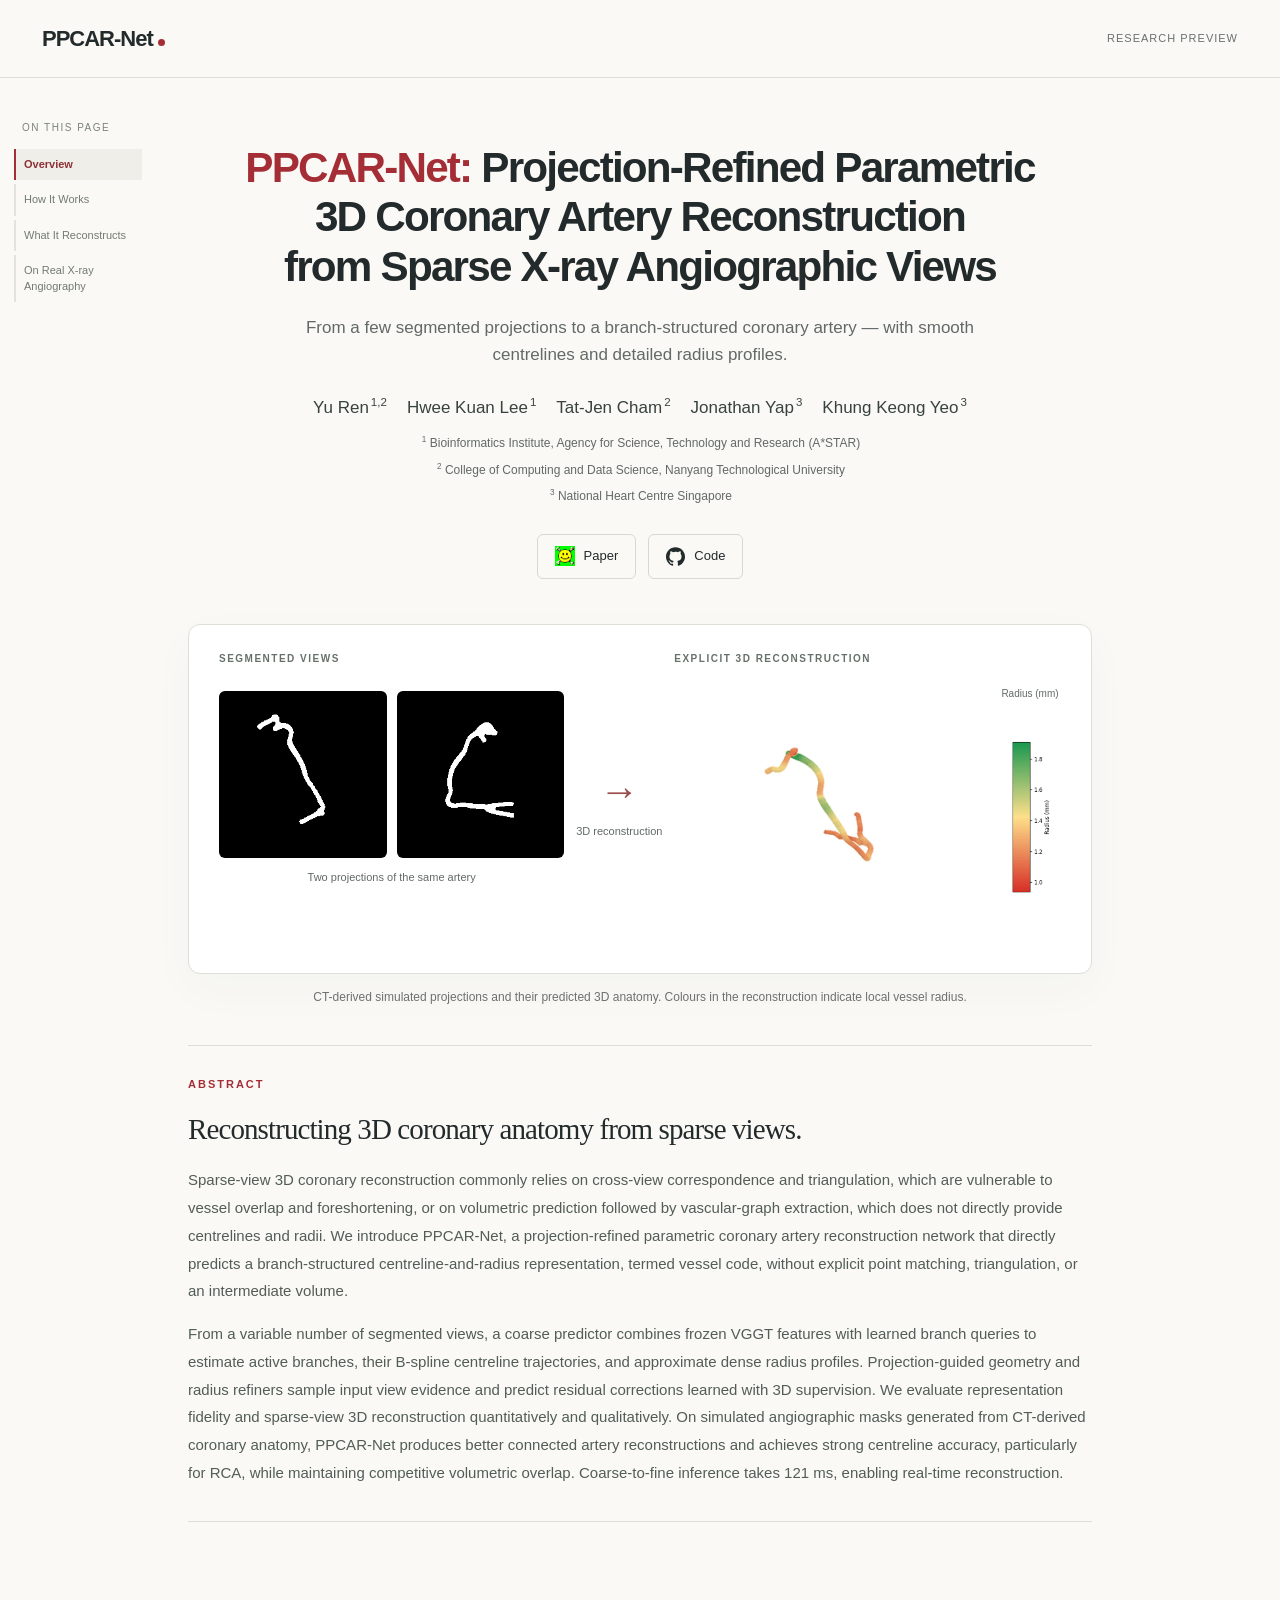
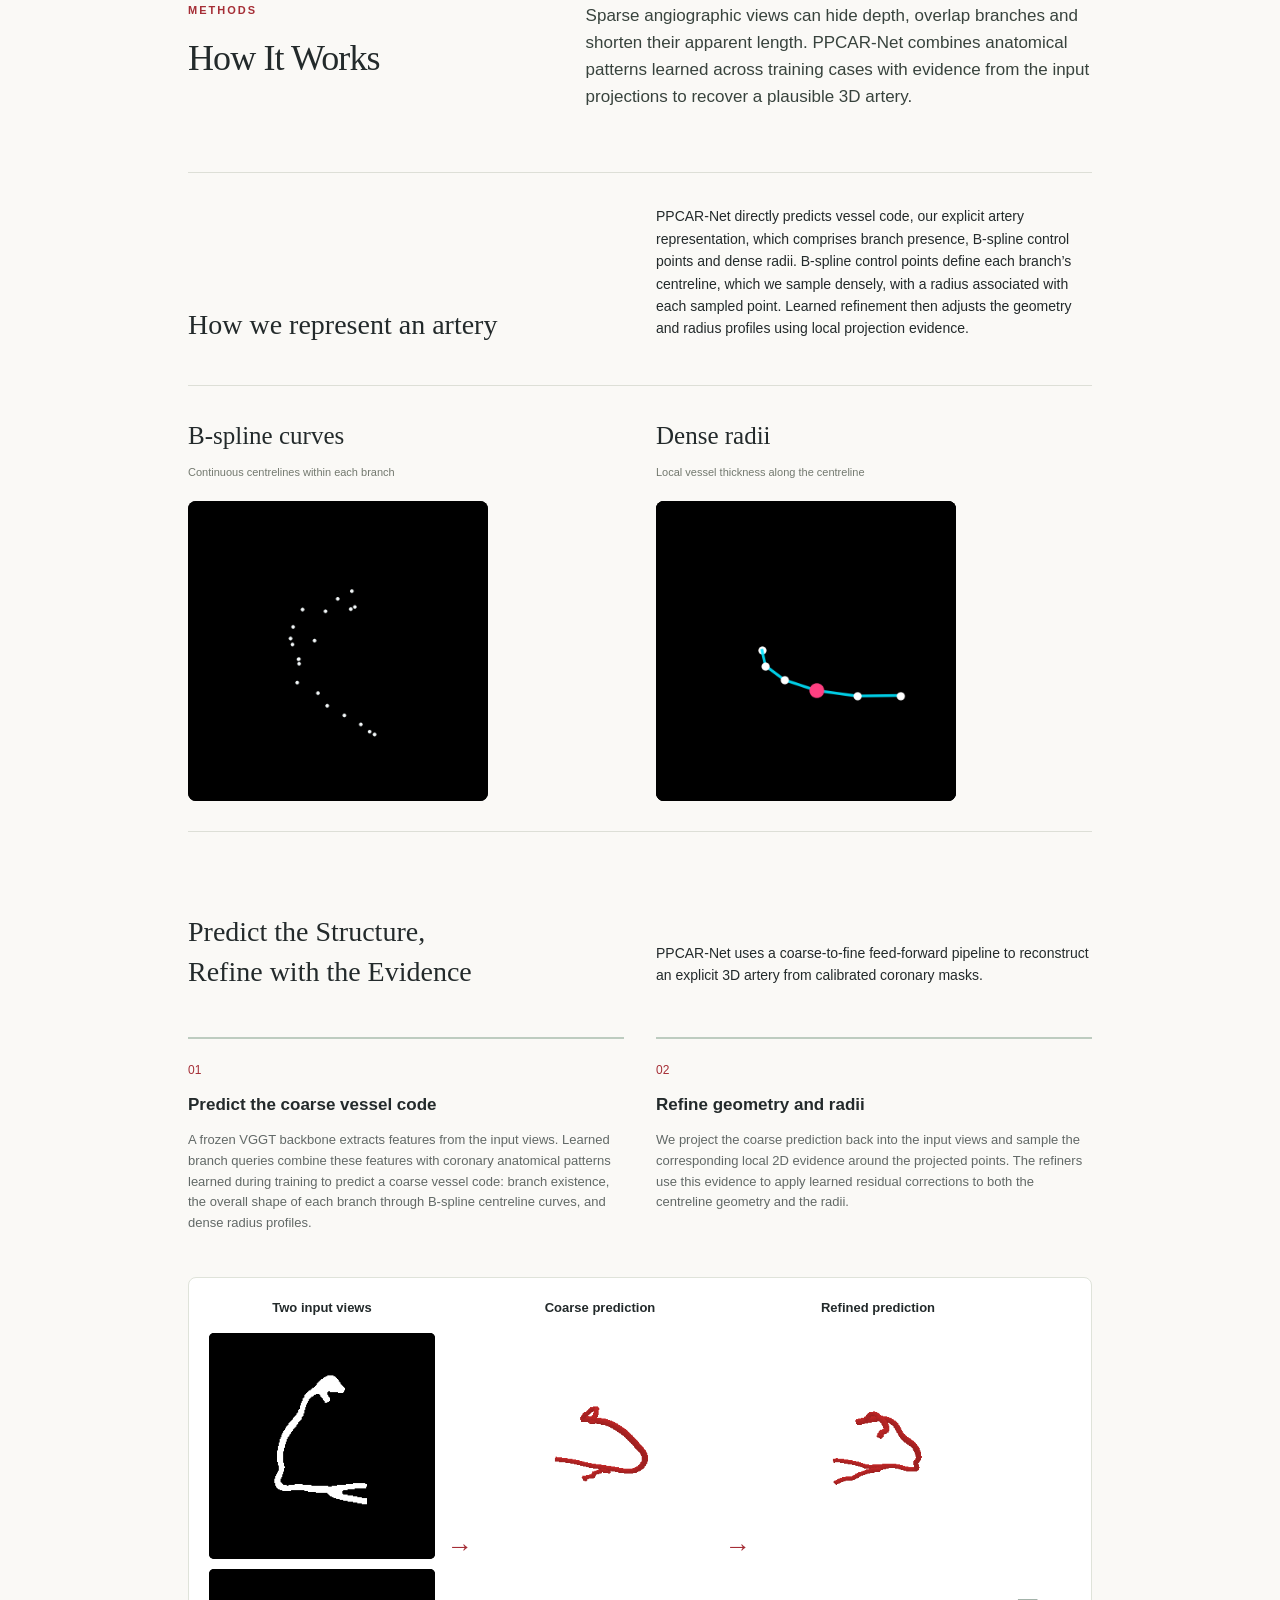
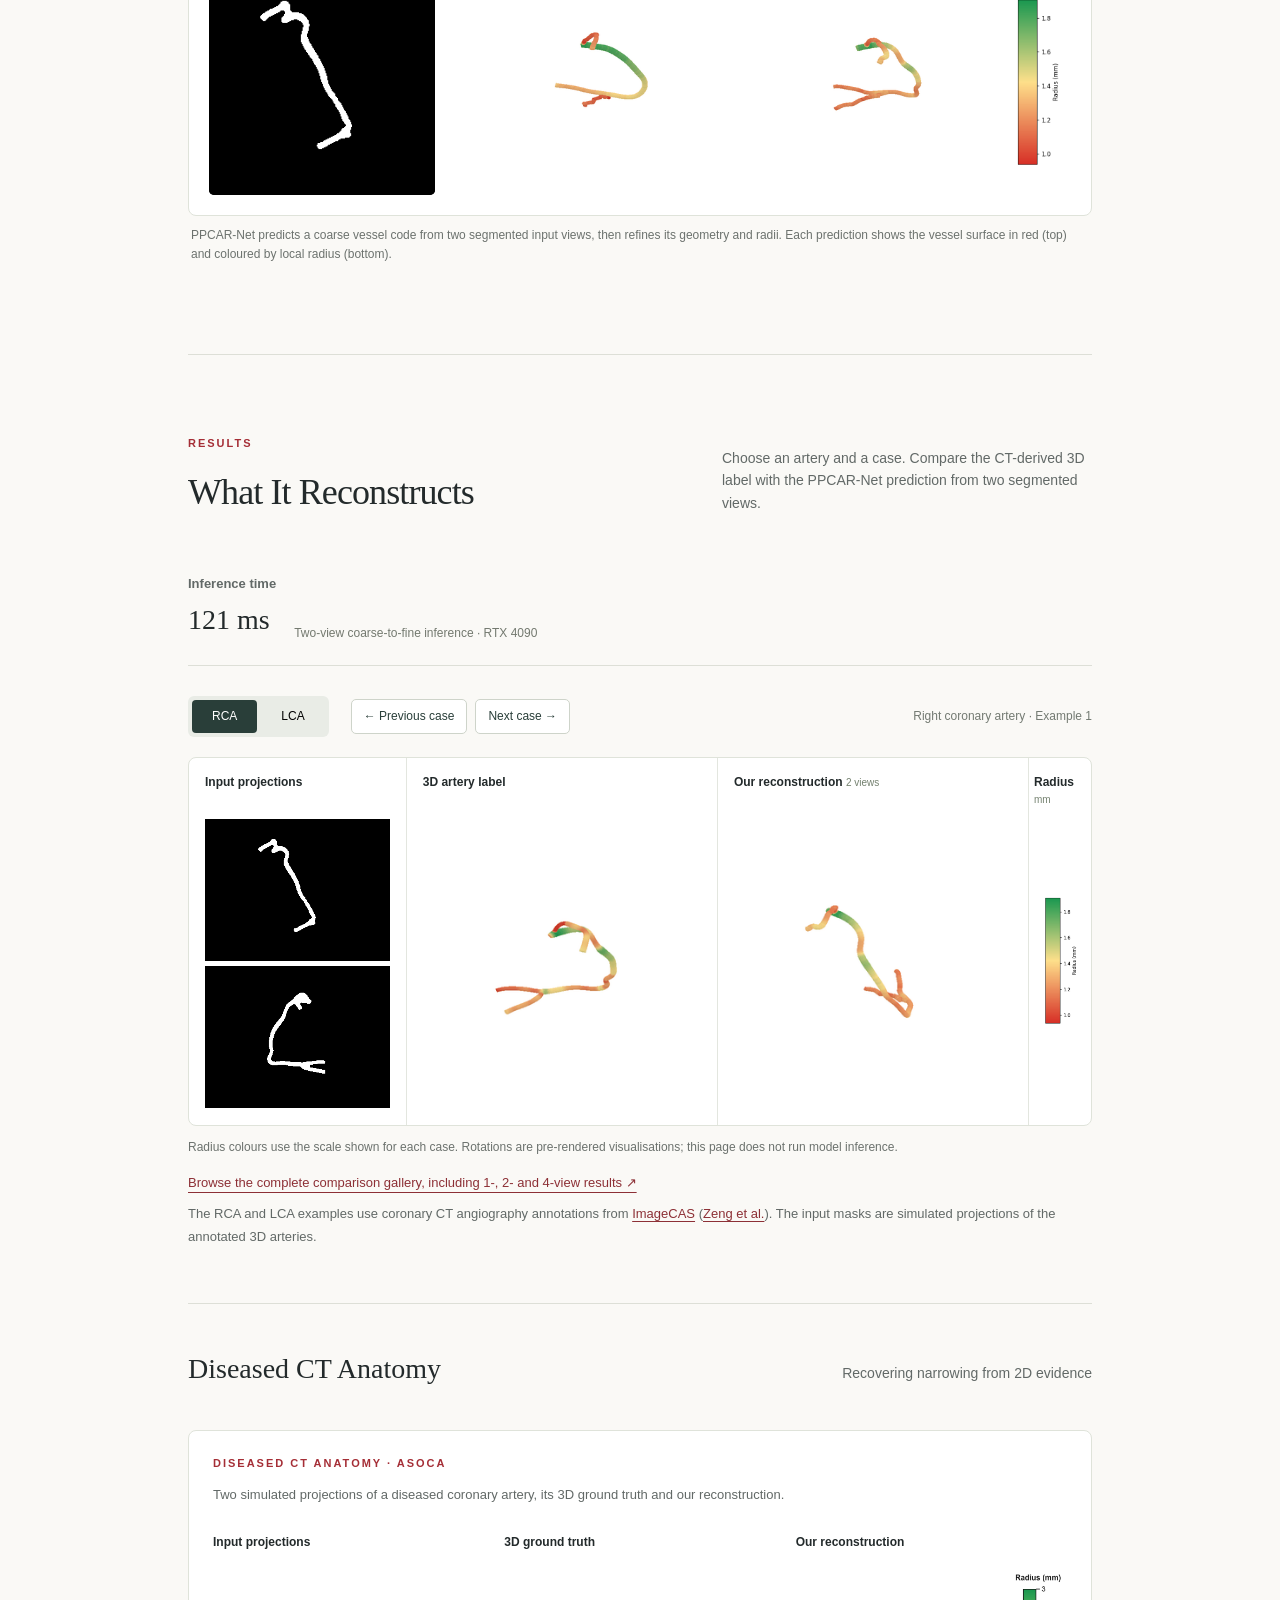
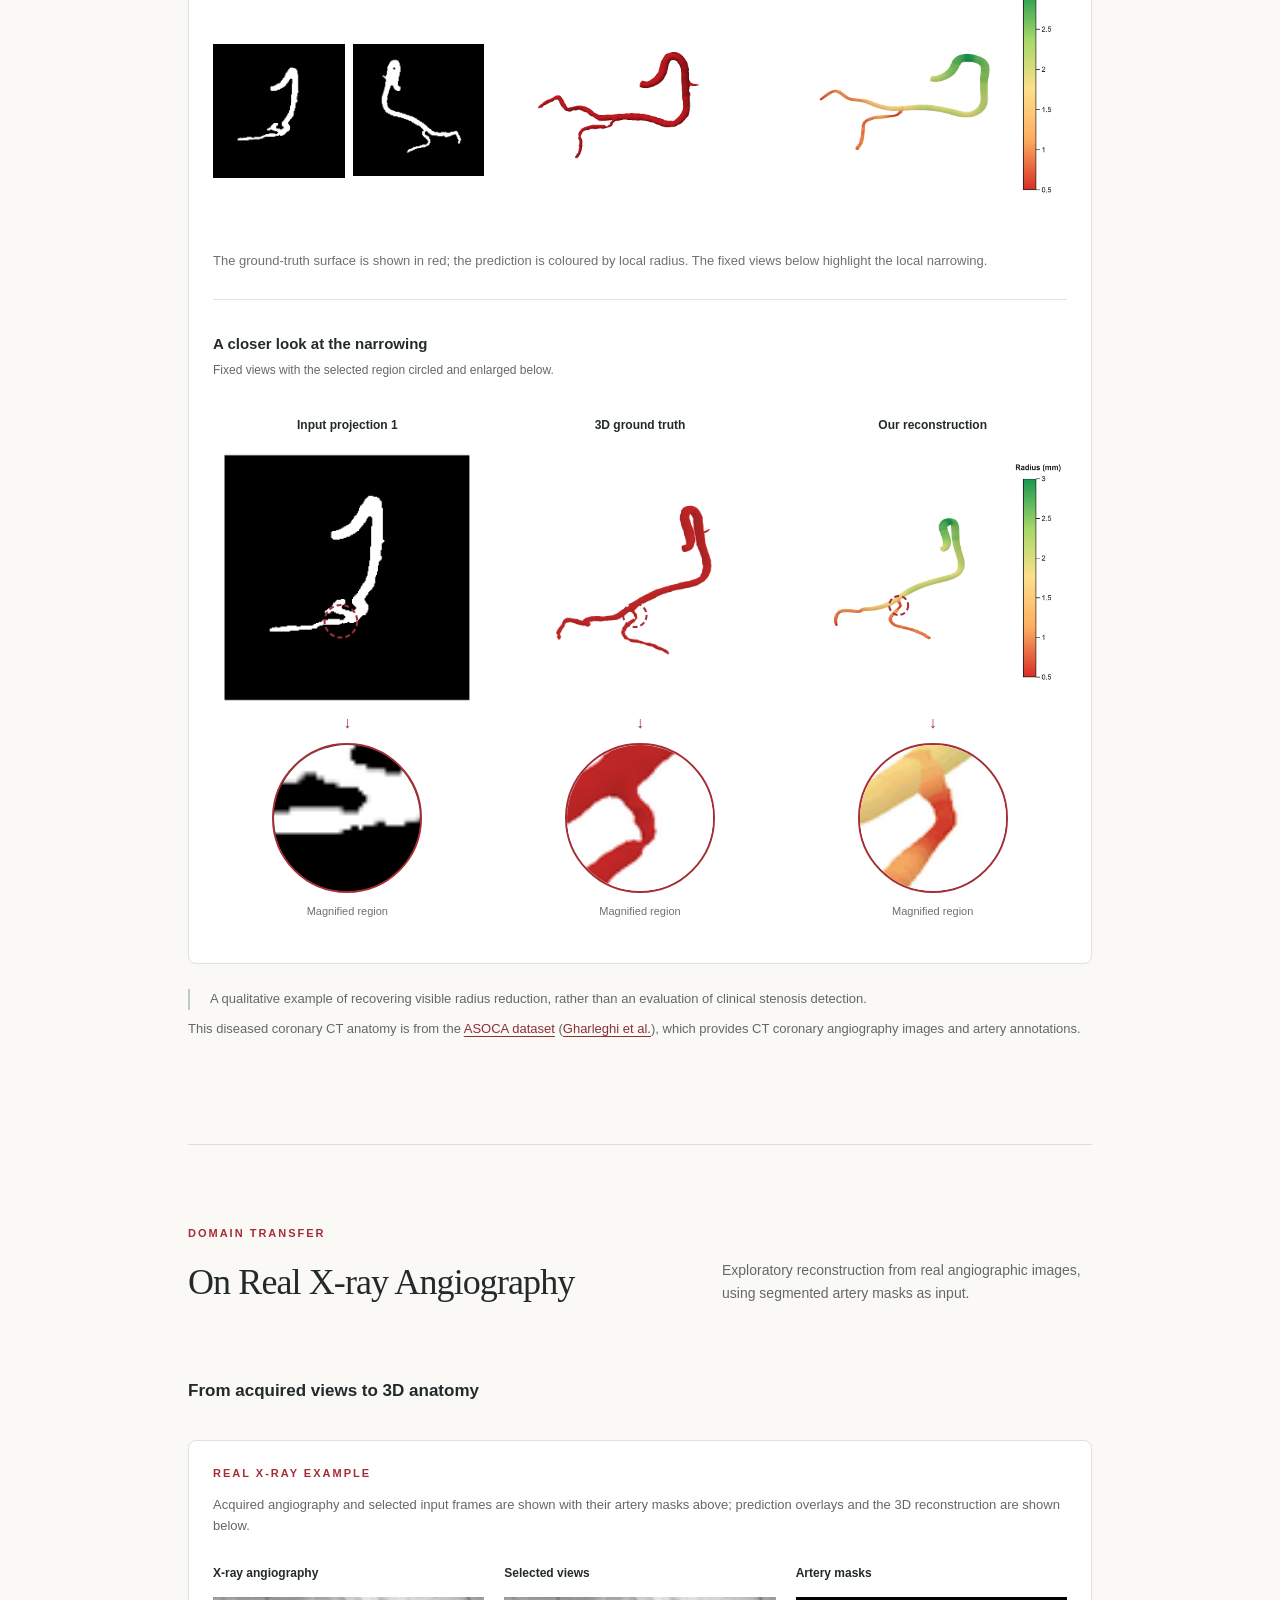
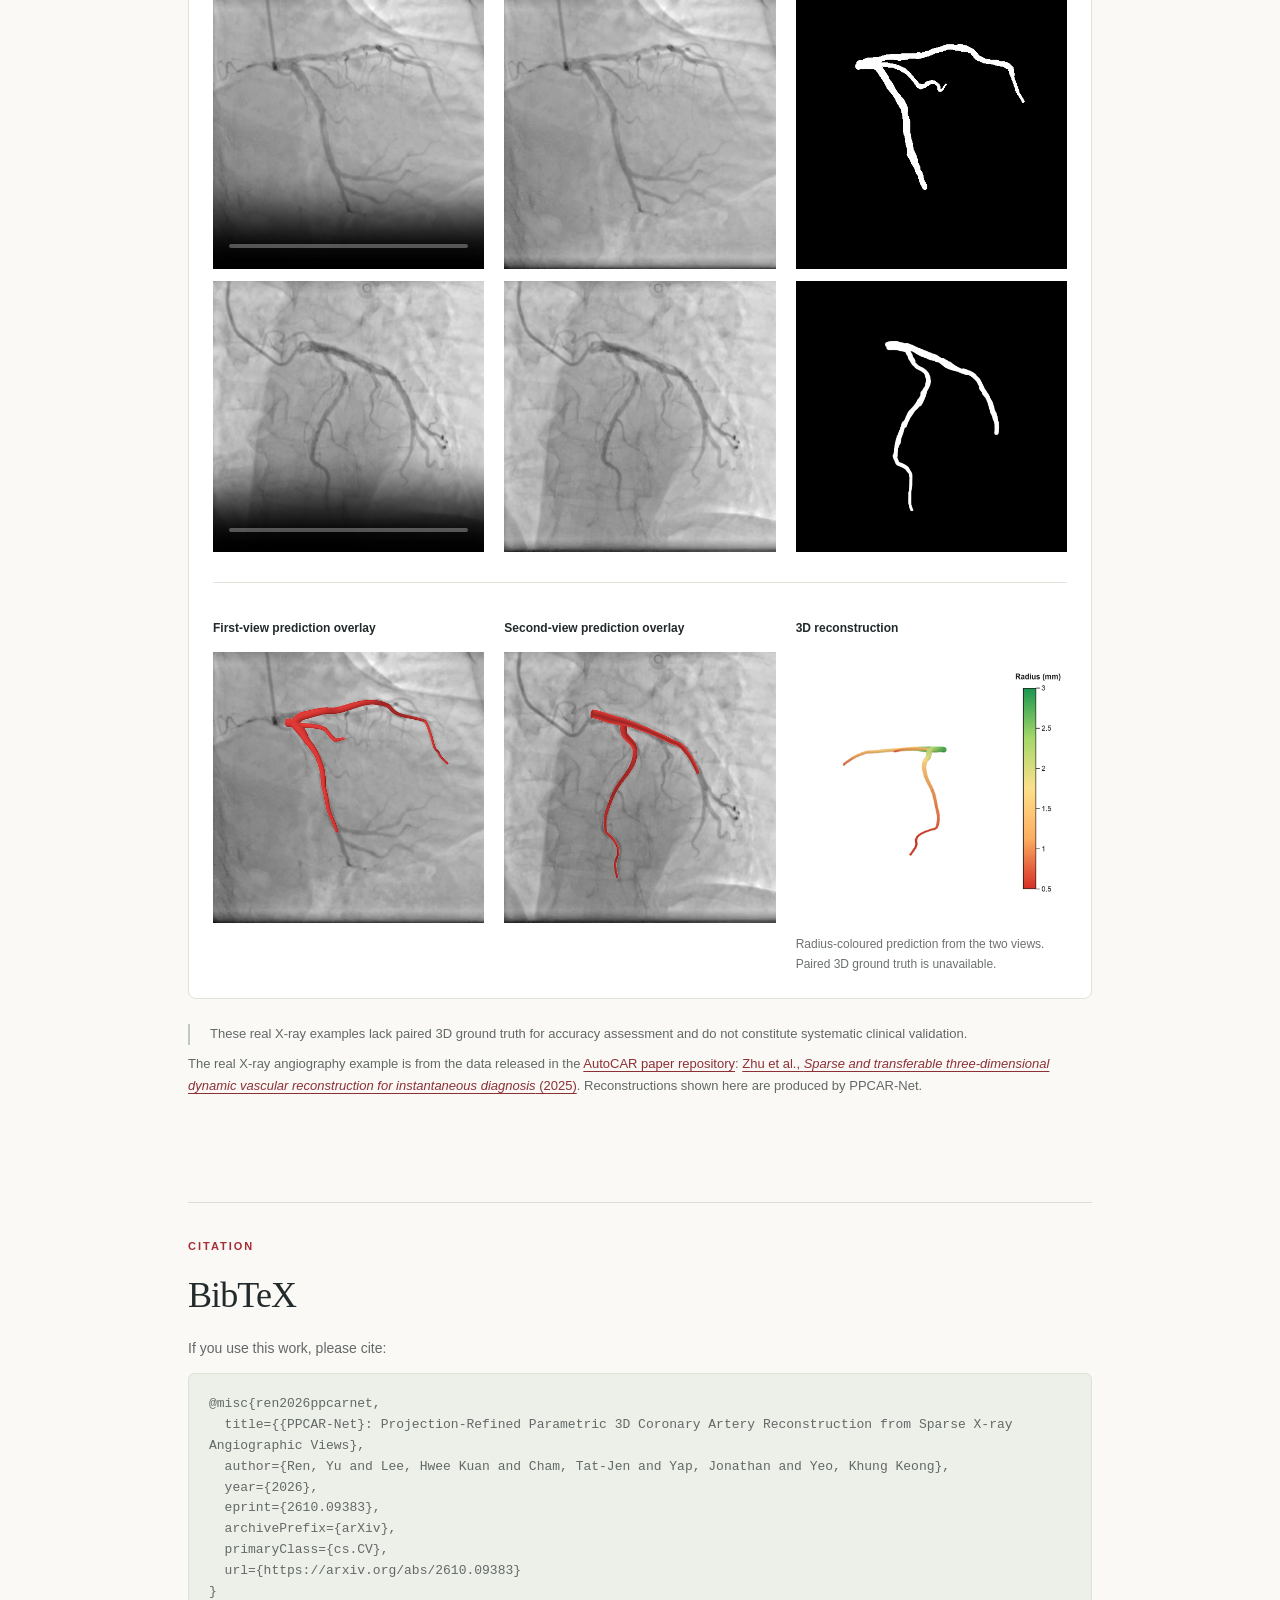
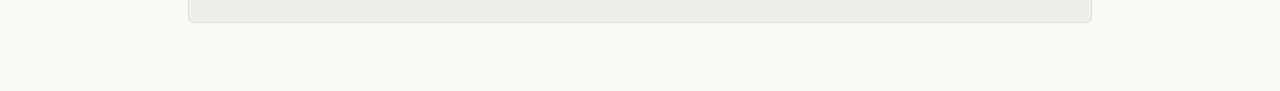
<file: project-page/index.html>
<!doctype html>
<html lang="en"><head><meta charset="utf-8"><meta name="viewport" content="width=device-width,initial-scale=1"><meta name="description" content="PPCAR-Net reconstructs 3D coronary arteries from sparse angiographic views using an explicit vessel code representation and projection-guided refinement."><title>PPCAR-Net · 3D Coronary Reconstruction</title><link rel="icon" href="data:image/svg+xml,%3Csvg xmlns='http://www.w3.org/2000/svg' viewBox='0 0 64 64'%3E%3Crect width='64' height='64' rx='16' fill='%23a52e36'/%3E%3Cpath d='M32 8v26m0-12L17 37m15-3 16 20M32 34l-8 22' stroke='white' fill='none' stroke-width='5'/%3E%3C/svg%3E"><link rel="stylesheet" href="styles.css"><script defer src="script.js"></script></head>
<body><a class="skip" href="#overview">Skip to content</a><header><a class="brand" href="#">PPCAR-Net<span class="brand-dot"></span></a><span class="draft">Research preview</span></header>
<aside class="section-sidebar"><span class="sidebar-label">ON THIS PAGE</span><nav aria-label="Page sections"><a href="#overview">Overview</a><a href="#representation">How It Works</a><a href="#results">What It Reconstructs</a><a href="#real-xray">On Real X-ray Angiography</a></nav></aside><main><section class="hero" id="overview"><h1><span class="title-project-name">PPCAR-Net:</span> Projection-Refined Parametric<br class="wide"> 3D Coronary Artery Reconstruction<br class="wide"> from Sparse X-ray Angiographic Views</h1><p class="hero-summary">From a few segmented projections to a branch-structured coronary artery — with smooth centrelines and detailed radius profiles.</p><div class="author-block"><p class="authors"><span>Yu Ren<sup>1,2</sup></span><span>Hwee Kuan Lee<sup>1</sup></span><span>Tat-Jen Cham<sup>2</sup></span><span>Jonathan Yap<sup>3</sup></span><span>Khung Keong Yeo<sup>3</sup></span></p><div class="affiliations"><span><sup>1</sup> Bioinformatics Institute, Agency for Science, Technology and Research (A*STAR)</span><span><sup>2</sup> College of Computing and Data Science, Nanyang Technological University</span><span><sup>3</sup> National Heart Centre Singapore</span></div></div><div class="actions"><a class="button" href="https://arxiv.org/abs/2610.09383"><img class="button-icon arxiv-smiley" src="assets/arxiv-favicon.ico" alt="" aria-hidden="true"><span>Paper</span></a><a class="button" href="https://github.com/G2304138H/PPCAR-Net"><svg class="button-icon" viewBox="0 0 24 24" aria-hidden="true" focusable="false"><path fill="currentColor" d="M12 .297C5.37.297 0 5.67 0 12.297c0 5.303 3.438 9.8 8.205 11.385.6.113.82-.258.82-.577 0-.285-.01-1.04-.015-2.04-3.338.724-4.043-1.61-4.043-1.61-.546-1.387-1.333-1.756-1.333-1.756-1.09-.745.083-.729.083-.729 1.205.084 1.838 1.237 1.838 1.237 1.07 1.835 2.807 1.305 3.492.998.108-.776.418-1.305.762-1.605-2.665-.305-5.467-1.334-5.467-5.931 0-1.31.469-2.381 1.236-3.221-.123-.303-.536-1.524.117-3.176 0 0 1.008-.322 3.301 1.23a11.52 11.52 0 0 1 3.004-.404c1.02.005 2.047.138 3.006.404 2.291-1.552 3.297-1.23 3.297-1.23.655 1.652.242 2.873.119 3.176.77.84 1.235 1.911 1.235 3.221 0 4.609-2.807 5.624-5.479 5.921.43.372.823 1.102.823 2.222 0 1.606-.015 2.898-.015 3.293 0 .322.216.694.825.576C20.565 22.092 24 17.592 24 12.297c0-6.627-5.373-12-12-12"/></svg><span>Code</span></a></div>
<div class="hero-visual"><div class="hero-input"><div class="visual-tag">SEGMENTED VIEWS</div><div class="masks"><img src="../figures/video_demo/gifs/input_views/rca/476_view_0.png" alt="First segmented projection of RCA case 476"><img src="../figures/video_demo/gifs/input_views/rca/476_view_1.png" alt="Second segmented projection of RCA case 476"></div><p>Two projections of the same artery</p></div><div class="bridge"><span>→</span><p>3D reconstruction</p></div><div class="hero-output"><div class="visual-tag">EXPLICIT 3D RECONSTRUCTION</div><div class="hero-radius-view"><img class="animated hero-gif" src="assets/hero-still.png" data-still="assets/hero-still.png" data-motion="../figures/video_demo/gifs/ours_radius_colored/ours_k2/ours_rca_476_radius.gif" alt="Rotating reconstruction of RCA case 476, colored by radius"><div class="hero-radius-scale"><span>Radius (mm)</span><img src="../figures/video_demo/gifs/ours_radius_colored/colorbars/rca_476_colorbar.png" alt="Radius colour scale in millimetres for RCA case 476"></div></div></div></div><p class="caption hero-caption">CT-derived simulated projections and their predicted 3D anatomy. Colours in the reconstruction indicate local vessel radius.</p><section id="abstract" class="abstract-section"><div class="eyebrow">ABSTRACT</div><h2>Reconstructing 3D coronary anatomy from sparse views.</h2><p>Sparse-view 3D coronary reconstruction commonly relies on cross-view correspondence and triangulation, which are vulnerable to vessel overlap and foreshortening, or on volumetric prediction followed by vascular-graph extraction, which does not directly provide centrelines and radii. We introduce PPCAR-Net, a projection-refined parametric coronary artery reconstruction network that directly predicts a branch-structured centreline-and-radius representation, termed vessel code, without explicit point matching, triangulation, or an intermediate volume.</p><p>From a variable number of segmented views, a coarse predictor combines frozen VGGT features with learned branch queries to estimate active branches, their B-spline centreline trajectories, and approximate dense radius profiles. Projection-guided geometry and radius refiners sample input view evidence and predict residual corrections learned with 3D supervision. We evaluate representation fidelity and sparse-view 3D reconstruction quantitatively and qualitatively. On simulated angiographic masks generated from CT-derived coronary anatomy, PPCAR-Net produces better connected artery reconstructions and achieves strong centreline accuracy, particularly for RCA, while maintaining competitive volumetric overlap. Coarse-to-fine inference takes 121 ms, enabling real-time reconstruction.</p></section></section>
<section class="intro section" id="representation"><div><div class="eyebrow">METHODS</div><h2>How It Works</h2></div><div><p class="lead">Sparse angiographic views can hide depth, overlap branches and shorten their apparent length. PPCAR-Net combines anatomical patterns learned across training cases with evidence from the input projections to recover a plausible 3D artery.</p></div></section>
<section class="representation-details" aria-labelledby="representation-heading"><div class="section-top"><div><h3 id="representation-heading">How we represent an artery</h3></div><p>PPCAR-Net directly predicts vessel code, our explicit artery representation, which comprises branch presence, B-spline control points and dense radii. B-spline control points define each branch’s centreline, which we sample densely, with a radius associated with each sampled point. Learned refinement then adjusts the geometry and radius profiles using local projection evidence.</p></div><div class="facts representation-facts"><div><strong>B-spline curves</strong><span>Continuous centrelines within each branch</span><div class="representation-crop representation-crop-spline"><img class="representation-demo" src="assets/representation/bspline-centrelines.gif" alt="Animation illustrating B-spline centrelines and dense 3D sampling"></div></div><div><strong>Dense radii</strong><span>Local vessel thickness along the centreline</span><div class="representation-crop representation-crop-radius"><img class="representation-demo" src="assets/representation/radius-to-surface.gif" alt="Animation showing how radius cross-sections along the centreline form the vessel surface"></div></div></div></section>
<section id="method" class="section"><div class="section-top"><div><h3 class="pipeline-heading">Predict the Structure,<br>Refine with the Evidence</h3></div><p>PPCAR-Net uses a coarse-to-fine feed-forward pipeline to reconstruct an explicit 3D artery from calibrated coronary masks.</p></div><div class="steps"><article><span>01</span><h3>Predict the coarse vessel code</h3><p>A frozen VGGT backbone extracts features from the input views. Learned branch queries combine these features with coronary anatomical patterns learned during training to predict a coarse vessel code: branch existence, the overall shape of each branch through B-spline centreline curves, and dense radius profiles.</p></article><article><span>02</span><h3>Refine geometry and radii</h3><p>We project the coarse prediction back into the input views and sample the corresponding local 2D evidence around the projected points. The refiners use this evidence to apply learned residual corrections to both the centreline geometry and the radii.</p></article></div><figure class="method-example"><div class="method-example-grid"><div class="method-input-panel"><h4>Two input views</h4><div class="method-input-views"><img src="assets/method-example/input-view-1.png" alt="First segmented input view for the coarse-to-refined reconstruction example"><img src="assets/method-example/input-view-2.png" alt="Second segmented input view for the coarse-to-refined reconstruction example"></div></div><span class="method-arrow" aria-hidden="true">→</span><div><h4>Coarse prediction</h4><img class="method-paired" src="assets/method-example/coarse.gif" alt="Coarse prediction: red vessel surface above and radius-coloured surface below"></div><span class="method-arrow" aria-hidden="true">→</span><div><h4>Refined prediction</h4><img class="method-paired" src="assets/method-example/refined.gif" alt="Refined prediction: red vessel surface above and radius-coloured surface below"></div><div class="method-scale"><img src="assets/method-example/radius-scale.png" alt="Shared radius colour scale in millimetres for the coarse and refined predictions"></div></div><figcaption>PPCAR-Net predicts a coarse vessel code from two segmented input views, then refines its geometry and radii. Each prediction shows the vessel surface in red (top) and coloured by local radius (bottom).</figcaption></figure></section>
<section class="results section" id="results"><div class="section-top"><div><div class="eyebrow">RESULTS</div><h2>What It Reconstructs</h2></div><p>Choose an artery and a case. Compare the CT-derived 3D label with the PPCAR-Net prediction from two segmented views.</p></div><div class="runtime-result"><div class="runtime-value"><h3>Inference time</h3><strong>121 ms</strong></div><span>Two-view coarse-to-fine inference · RTX 4090</span></div><div class="controls"><div class="tabs" role="group" aria-label="Artery"><button type="button" data-artery="rca" aria-pressed="true">RCA</button><button type="button" data-artery="lca" aria-pressed="false">LCA</button></div><div class="case-navigation" role="group" aria-label="Browse cases"><button type="button" id="previous-case">← Previous case</button><button type="button" id="next-case">Next case →</button></div><span id="case-description" aria-live="polite"></span></div><div class="gallery"><article class="input-card"><h3>Input projections</h3><div id="case-inputs"></div></article><article><h3>3D artery label</h3><img id="label-gif" class="animated" alt=""></article><article><h3>Our reconstruction <span>2 views</span></h3><img id="prediction-gif" class="animated" alt=""></article><article class="scale"><h3>Radius<br><span>mm</span></h3><img id="colorbar" alt="Radius colour scale in millimetres"></article></div><p class="caption">Radius colours use the scale shown for each case. Rotations are pre-rendered visualisations; this page does not run model inference.</p><a class="text-link" href="../figures/video_demo/index.html">Browse the complete comparison gallery, including 1-, 2- and 4-view results ↗</a>
<p class="dataset-source">The RCA and LCA examples use coronary CT angiography annotations from <a href="https://github.com/XiaoweiXu/ImageCAS-A-Large-Scale-Dataset-and-Benchmark-for-Coronary-Artery-Segmentation-based-on-CT">ImageCAS</a> (<a href="https://arxiv.org/abs/2211.01607">Zeng et al.</a>). The input masks are simulated projections of the annotated 3D arteries.</p><div class="asoca-results" id="transfer"><div class="section-top"><div><h3 class="results-subheading">Diseased CT Anatomy</h3></div><p>Recovering narrowing from 2D evidence</p></div>
<article class="transfer-example"><div class="eyebrow">DISEASED CT ANATOMY · ASOCA</div><p>Two simulated projections of a diseased coronary artery, its 3D ground truth and our reconstruction.</p><div class="transfer-grid"><div><h4>Input projections</h4><div class="transfer-inputs"><img src="assets/transfer/asoca/view1.png" alt="ASOCA segmented projection 1"><img src="assets/transfer/asoca/view2.png" alt="ASOCA segmented projection 2"></div></div><div><h4>3D ground truth</h4><img class="transfer-animation asoca-ground-truth-animation" src="assets/transfer/asoca/asoca-mesh-aligned-still.png" data-still="assets/transfer/asoca/asoca-mesh-aligned-still.png" data-motion="assets/transfer/asoca/asoca-mesh-aligned.gif" alt="Rotating ASOCA ground-truth RCA mesh, mirrored to align with the prediction display"></div><div><h4>Our reconstruction</h4><div class="prediction-with-scale"><img class="transfer-animation" src="assets/transfer/asoca/ours-still.png" data-still="assets/transfer/asoca/ours-still.png" data-motion="assets/transfer/asoca/ours.gif" alt="Rotating ASOCA prediction coloured by local radius"><img class="transfer-radius-bar" src="assets/transfer/asoca/radius-colorbar.png" alt="Radius colour scale from 0.5 to 3 millimetres"></div></div></div><p class="caption">The ground-truth surface is shown in red; the prediction is coloured by local radius. The fixed views below highlight the local narrowing.</p><div class="narrowing-heading"><h4>A closer look at the narrowing</h4><p>Fixed views with the selected region circled and enlarged below.</p></div><div class="narrowing-grid"><figure class="narrowing-card"><h4>Input projection 1</h4><svg class="narrowing-context" viewBox="0 0 287 291" role="img" aria-label="Input projection 1, narrowing region circled"><image href="assets/transfer/asoca/view1.png" width="287" height="291"/><circle cx="136" cy="197" r="19" fill="none" stroke="#a52e36" stroke-width="2" vector-effect="non-scaling-stroke" stroke-dasharray="5 3"/></svg><span class="detail-link" aria-hidden="true">↓</span><svg class="narrowing-inset" viewBox="117 178 38 38" role="img" aria-label="Magnified narrowing in input projection 1" style="background:#000"><image href="assets/transfer/asoca/view1.png" width="287" height="291"/></svg><figcaption>Magnified region</figcaption></figure><figure class="narrowing-card ground-truth-flipped"><h4>3D ground truth</h4><svg class="narrowing-context" viewBox="0 0 640 640" role="img" aria-label="3D ground truth, narrowing region circled"><image href="assets/transfer/asoca/asoca_gt-still.png" width="640" height="640"/><circle cx="334" cy="418" r="30" fill="none" stroke="#a52e36" stroke-width="2" vector-effect="non-scaling-stroke" stroke-dasharray="5 3"/></svg><span class="detail-link" aria-hidden="true">↓</span><svg class="narrowing-inset" viewBox="304 388 60 60" role="img" aria-label="Magnified narrowing in 3d ground truth" style="background:#fff"><image href="assets/transfer/asoca/asoca_gt-still.png" width="640" height="640"/></svg><figcaption>Magnified region</figcaption></figure><figure class="narrowing-card"><h4>Our reconstruction</h4><div class="prediction-with-scale frozen-with-scale"><svg class="narrowing-context" viewBox="0 0 640 640" role="img" aria-label="Our reconstruction, narrowing region circled"><image href="assets/transfer/asoca/ours-still.png" width="640" height="640"/><circle cx="318" cy="410" r="30" fill="none" stroke="#a52e36" stroke-width="2" vector-effect="non-scaling-stroke" stroke-dasharray="5 3"/></svg><img class="transfer-radius-bar" src="assets/transfer/asoca/radius-colorbar.png" alt="Radius colour scale from 0.5 to 3 millimetres"></div><span class="detail-link" aria-hidden="true">↓</span><svg class="narrowing-inset" viewBox="288 380 60 60" role="img" aria-label="Magnified narrowing in our reconstruction" style="background:#fff"><image href="assets/transfer/asoca/ours-still.png" width="640" height="640"/></svg><figcaption>Magnified region</figcaption></figure></div></article><p class="scope">A qualitative example of recovering visible radius reduction, rather than an evaluation of clinical stenosis detection.</p><p class="dataset-source">This diseased coronary CT anatomy is from the <a href="https://asoca.grand-challenge.org/Home/">ASOCA dataset</a> (<a href="https://arxiv.org/abs/2211.01859">Gharleghi et al.</a>), which provides CT coronary angiography images and artery annotations.</p></div></section>
<section class="section clinical" id="real-xray"><div class="section-top"><div><div class="eyebrow">DOMAIN TRANSFER</div><h2>On Real X-ray Angiography</h2></div><p>Exploratory reconstruction from real angiographic images, using segmented artery masks as input.</p></div><div class="transfer-heading"><h3>From acquired views to 3D anatomy</h3></div><article class="transfer-example"><div class="eyebrow">REAL X-RAY EXAMPLE</div><p>Acquired angiography and selected input frames are shown with their artery masks above; prediction overlays and the 3D reconstruction are shown below.</p><div class="real-panel real-input-panel"><div class="transfer-grid real-input-grid"><div><h4>X-ray angiography</h4><div class="transfer-stack"><video controls playsinline preload="metadata" poster="assets/transfer/autocar/case_10_view_1_original.png" aria-label="Real X-ray angiography, view 1"><source src="assets/transfer/autocar/case_10_view_1.mp4" type="video/mp4"></video><video controls playsinline preload="metadata" poster="assets/transfer/autocar/case_10_view_2_original.png" aria-label="Real X-ray angiography, view 2"><source src="assets/transfer/autocar/case_10_view_2.mp4" type="video/mp4"></video></div></div><div><h4>Selected views</h4><div class="transfer-stack"><img src="assets/transfer/autocar/case_10_view_1_original.png" alt="Selected X-ray angiography frame, view 1"><img src="assets/transfer/autocar/case_10_view_2_original.png" alt="Selected X-ray angiography frame, view 2"></div></div><div><h4>Artery masks</h4><div class="transfer-stack"><img src="assets/transfer/autocar/view_1_mask_updated.png" alt="Segmented artery mask for real X-ray view 1"><img src="assets/transfer/autocar/case_10_view_2_original_segmented.png" alt="Segmented artery mask for real X-ray view 2"></div></div></div></div><div class="real-panel real-output-panel"><div class="transfer-grid real-output-grid"><div class="real-overlay-column"><h4>First-view prediction overlay</h4><img src="assets/transfer/autocar/view1.png" alt="Prediction overlay on real X-ray view 1"></div><div class="real-overlay-column"><h4>Second-view prediction overlay</h4><img src="assets/transfer/autocar/view2.png" alt="Prediction overlay on real X-ray view 2"></div><div class="real-reconstruction-column"><h4>3D reconstruction</h4><div class="real-reconstruction-content"><div class="prediction-with-scale"><img class="transfer-animation" src="assets/transfer/autocar/real_X-ray_prediction-still.png" data-still="assets/transfer/autocar/real_X-ray_prediction-still.png" data-motion="assets/transfer/autocar/real_X-ray_prediction.gif" alt="Rotating reconstruction from real X-ray angiography, coloured by radius"><img class="transfer-radius-bar" src="assets/transfer/autocar/radius-colorbar.png" alt="Radius colour scale from 0.5 to 3 millimetres"></div><p class="caption">Radius-coloured prediction from the two views. Paired 3D ground truth is unavailable.</p></div></div></div></div></article><p class="scope">These real X-ray examples lack paired 3D ground truth for accuracy assessment and do not constitute systematic clinical validation.</p><p class="dataset-source">The real X-ray angiography example is from the data released in the <a href="https://github.com/zhuyinheng/autocar_release">AutoCAR paper repository</a>: <a href="https://www.nature.com/articles/s42256-025-01025-7">Zhu et al., <em>Sparse and transferable three-dimensional dynamic vascular reconstruction for instantaneous diagnosis</em> (2025)</a>. Reconstructions shown here are produced by PPCAR-Net.</p></section>
<section id="bibtex" class="section bibtex-section"><div class="eyebrow">CITATION</div><h2>BibTeX</h2><p>If you use this work, please cite:</p><pre aria-label="BibTeX citation"><code>@misc{ren2026ppcarnet,
  title={{PPCAR-Net}: Projection-Refined Parametric 3D Coronary Artery Reconstruction from Sparse X-ray Angiographic Views},
  author={Ren, Yu and Lee, Hwee Kuan and Cham, Tat-Jen and Yap, Jonathan and Yeo, Khung Keong},
  year={2026},
  eprint={2610.09383},
  archivePrefix={arXiv},
  primaryClass={cs.CV},
  url={https://arxiv.org/abs/2610.09383}
}</code></pre></section></main><dialog id="lightbox"><button type="button" id="close-lightbox" aria-label="Close enlarged figure">Close ×</button><img alt=""></dialog></body></html>
</file>
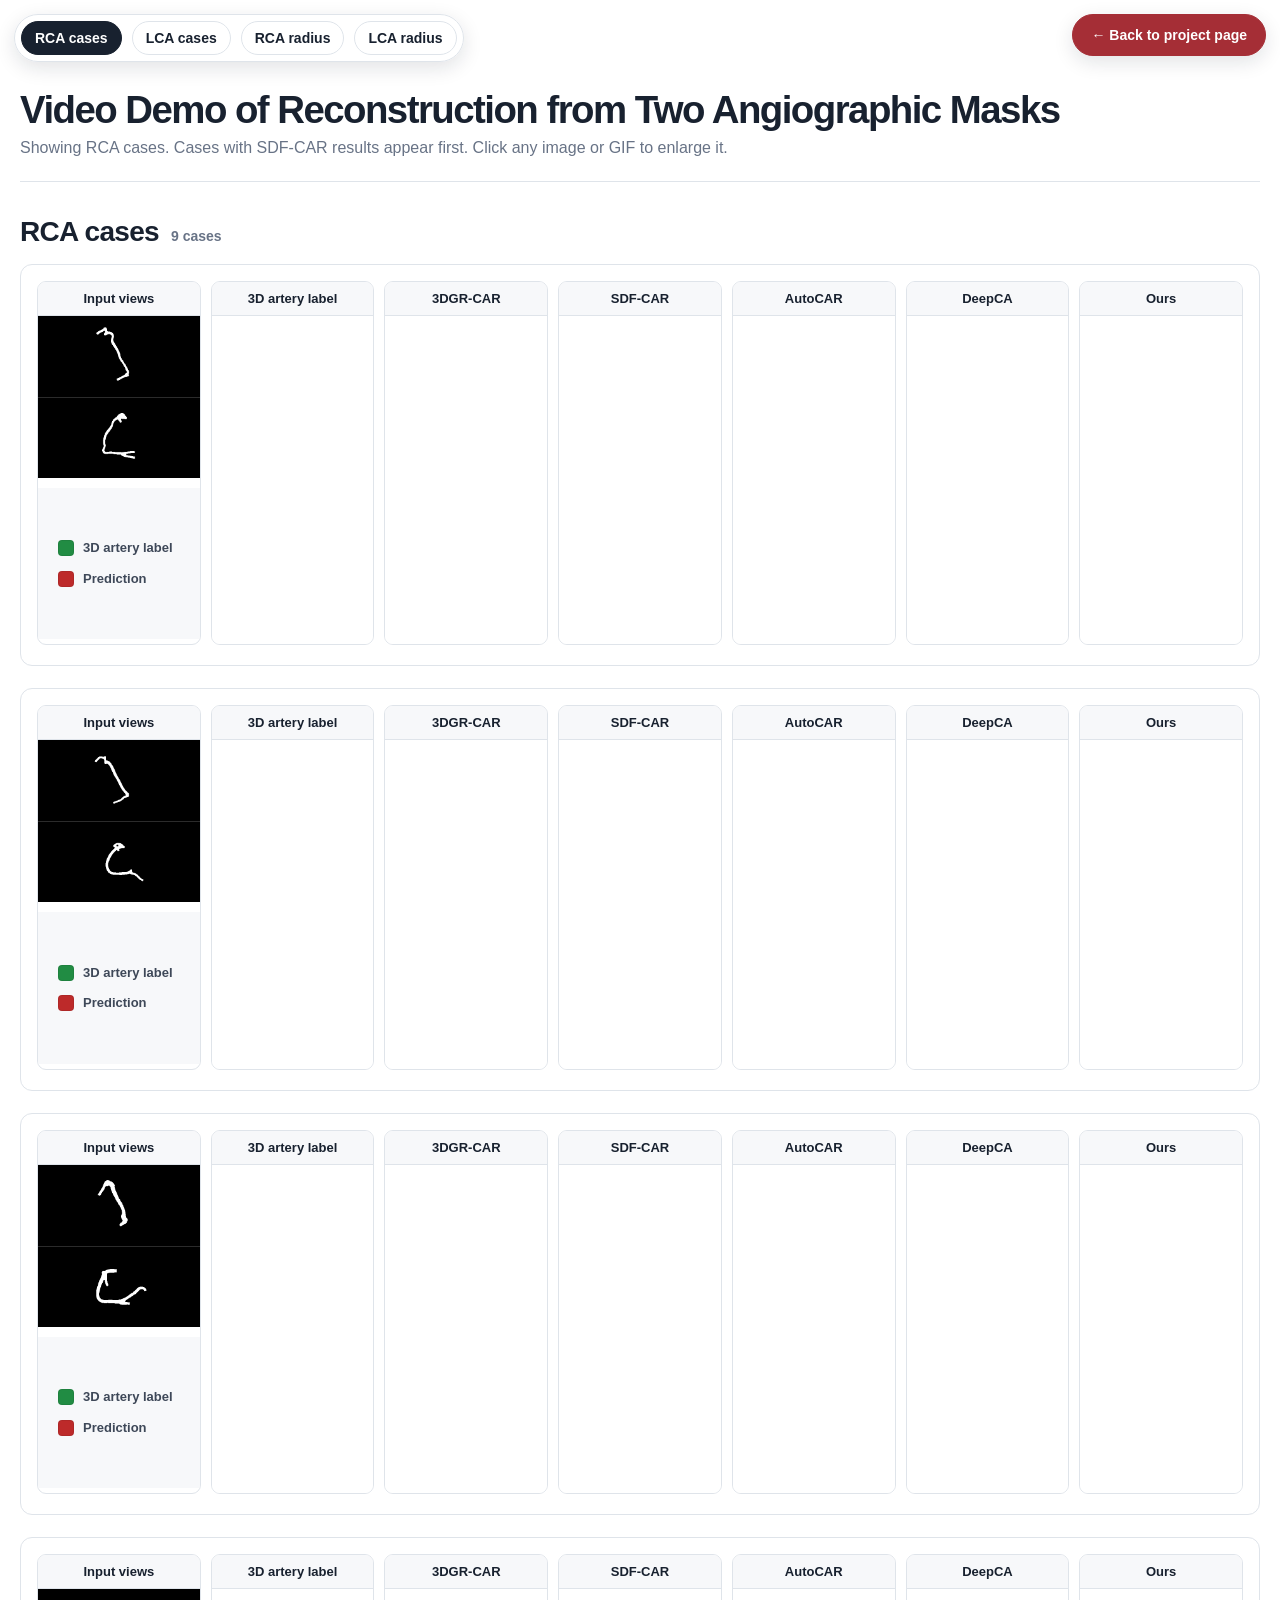
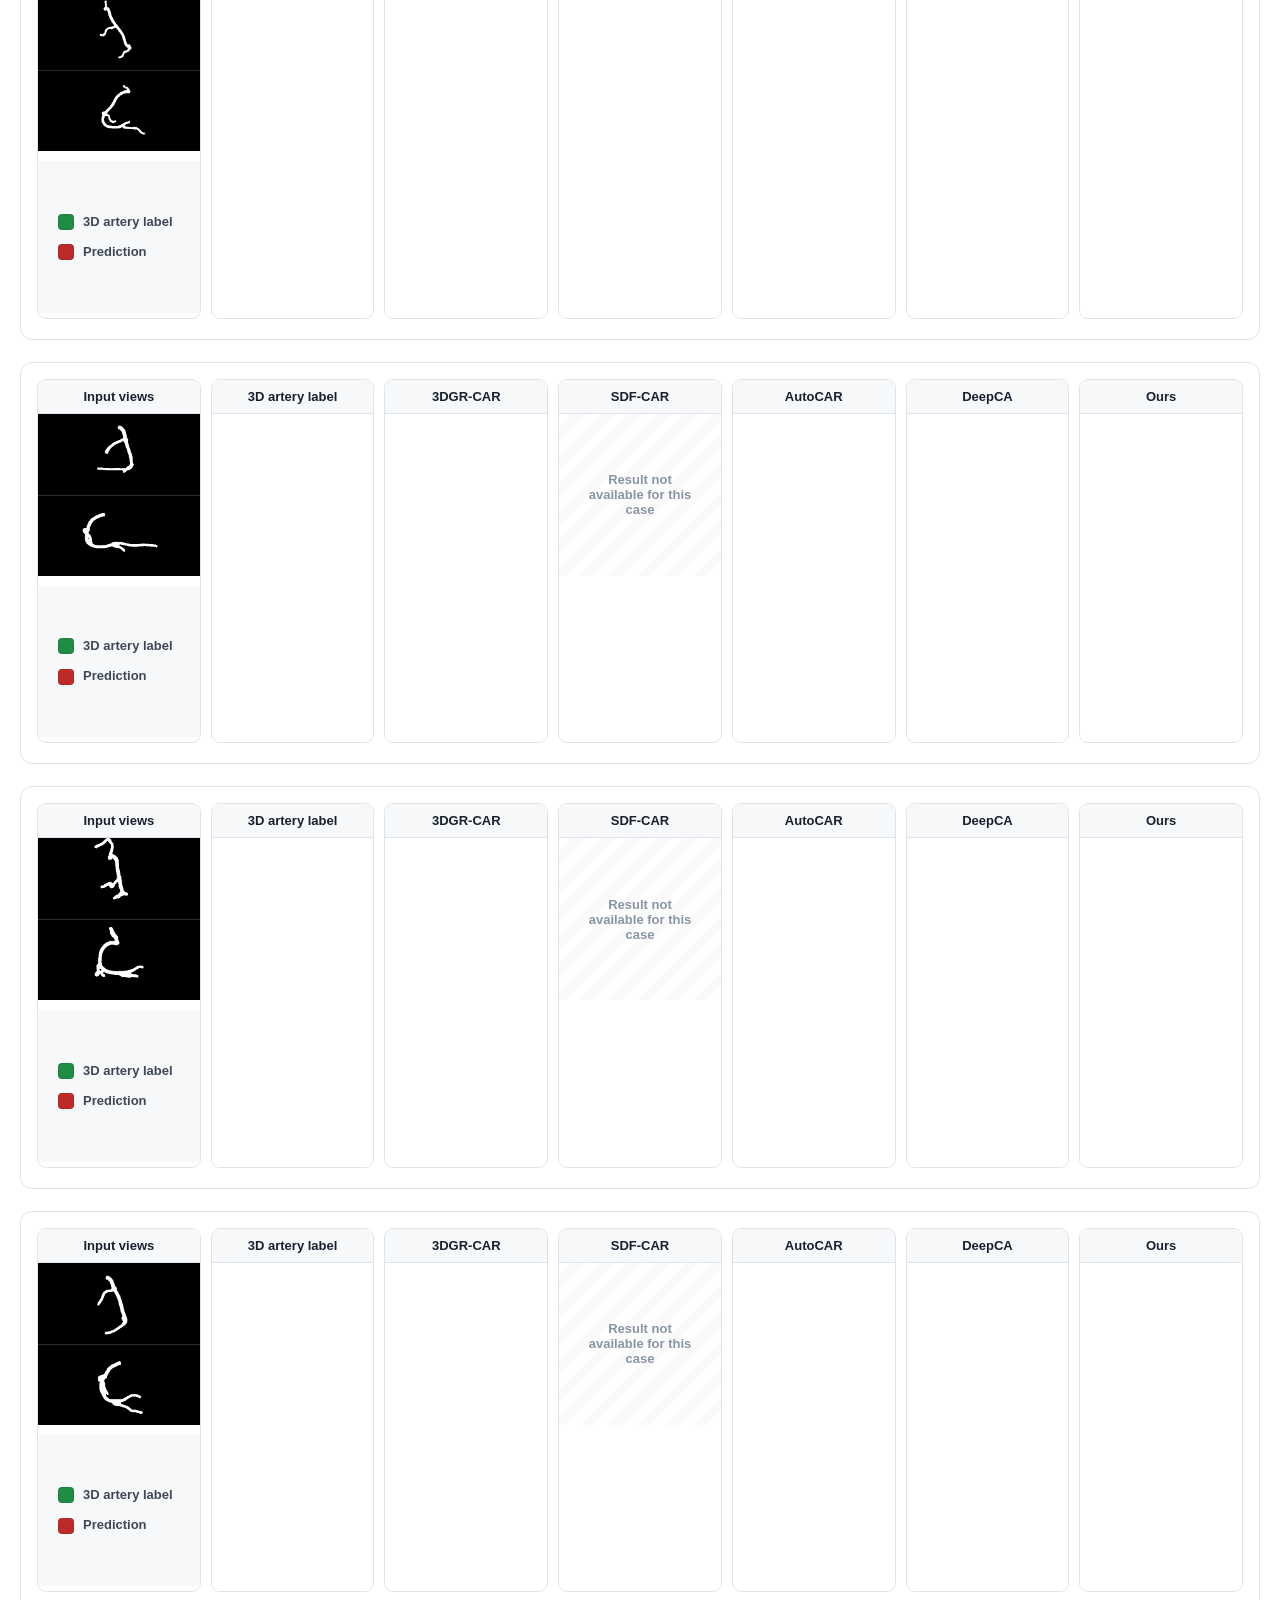
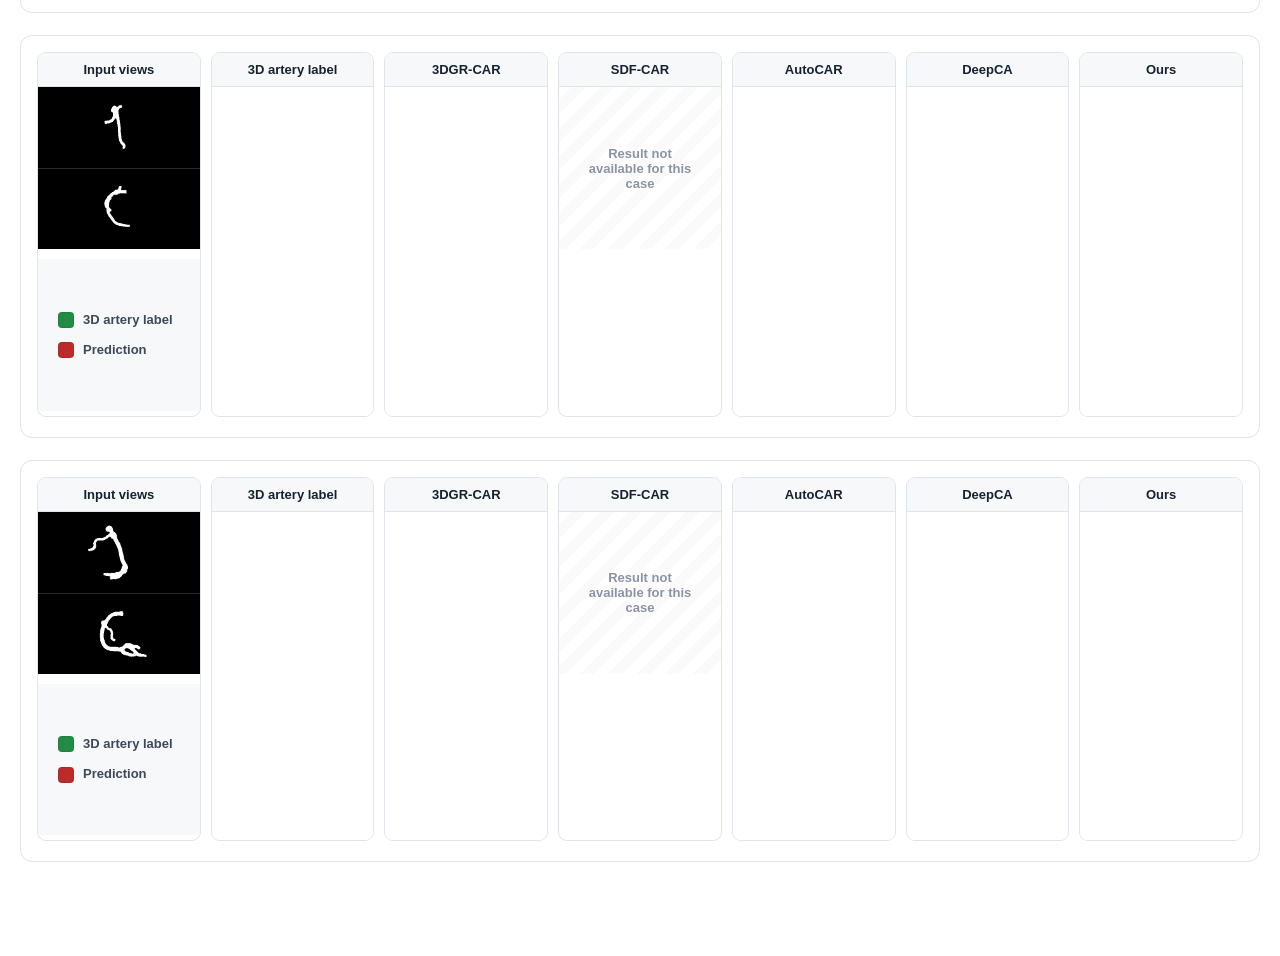
<file: figures/video_demo/index.html>
<!doctype html>
<html lang="en">
<head>
  <meta charset="utf-8">
  <meta name="viewport" content="width=device-width, initial-scale=1">
  <title>Video Demo of Reconstruction from Two Angiographic Masks</title>
  <style>
    :root {
      color-scheme: light;
      --text: #18212f;
      --muted: #687386;
      --line: #dfe4ea;
      --soft: #f7f8fa;
      --accent: #aa1d4f;
      --rca: #9b1c4b;
      --lca: #315d8c;
    }

    * { box-sizing: border-box; }

    html { scroll-behavior: smooth; }

    body {
      margin: 0;
      background: #ffffff;
      color: var(--text);
      font-family: Inter, ui-sans-serif, -apple-system, BlinkMacSystemFont, "Segoe UI", sans-serif;
    }

    .page {
      width: min(1920px, calc(100% - 40px));
      margin: 0 auto;
      padding: 88px 0 72px;
    }

    .page-header {
      padding-bottom: 24px;
      border-bottom: 1px solid var(--line);
    }

    h1 {
      margin: 0 0 8px;
      font-size: clamp(28px, 3vw, 44px);
      letter-spacing: -0.04em;
      line-height: 1.12;
    }

    .page-header p {
      margin: 0;
      color: var(--muted);
      font-size: 16px;
    }

    .jump-links {
      display: flex;
      flex-wrap: wrap;
      gap: 10px;
      position: fixed;
      z-index: 1000;
      top: 14px;
      left: 14px;
      margin: 0;
      padding: 6px;
      border: 1px solid var(--line);
      border-radius: 999px;
      background: rgba(255, 255, 255, 0.94);
      box-shadow: 0 6px 20px rgba(15, 23, 42, 0.12);
      backdrop-filter: blur(8px);
    }

    .jump-links a {
      padding: 8px 13px;
      border: 1px solid var(--line);
      border-radius: 999px;
      color: var(--text);
      font-size: 14px;
      font-weight: 700;
      text-decoration: none;
    }

    .jump-links a:hover { background: var(--soft); }

    .jump-links a[aria-current="page"] {
      border-color: var(--text);
      background: var(--text);
      color: #ffffff;
    }

    .artery-section { padding-top: 34px; }

    .section-heading {
      display: flex;
      align-items: baseline;
      gap: 12px;
      margin: 0 0 16px;
      font-size: 28px;
      letter-spacing: -0.025em;
    }

    .section-heading span {
      color: var(--muted);
      font-size: 14px;
      font-weight: 600;
      letter-spacing: 0;
    }

    .case-row {
      margin-bottom: 22px;
      padding: 16px;
      border: 1px solid var(--line);
      border-radius: 12px;
      background: #ffffff;
    }

    .grid-scroll {
      overflow-x: auto;
      padding-bottom: 4px;
    }

    .comparison-grid {
      display: grid;
      grid-template-columns: repeat(7, minmax(155px, 1fr));
      gap: 10px;
      min-width: 1145px;
    }

    .media-card {
      min-width: 0;
      overflow: hidden;
      border: 1px solid var(--line);
      border-radius: 9px;
      background: #ffffff;
    }

    .overlay-legend {
      min-width: 0;
      overflow: hidden;
      border: 0;
      border-top: 10px solid #ffffff;
      border-radius: 0;
      background: #ffffff;
    }

    .overlay-legend {
      display: flex;
      flex-direction: column;
      justify-content: center;
      gap: 14px;
      aspect-ratio: 1 / 1;
      padding: 20px;
      background: var(--soft);
    }

    .paired-card .media-button img {
      aspect-ratio: 320 / 650;
    }

    .paired-missing {
      aspect-ratio: 320 / 650;
    }

    .radius-grid {
      display: grid;
      grid-template-columns: repeat(4, minmax(210px, 1fr)) 74px;
      grid-template-rows: auto 110px auto;
      gap: 9px;
      min-width: 1000px;
    }

    .radius-grid > .column-label {
      border: 1px solid var(--line);
      border-radius: 8px;
    }

    .radius-grid > .radius-label {
      display: grid;
      place-items: center;
      padding-inline: 4px;
      font-size: 11px;
      line-height: 1.15;
    }

    .input-cell,
    .result-cell,
    .colorbar-cell {
      min-width: 0;
      overflow: hidden;
      border: 1px solid var(--line);
      border-radius: 9px;
      background: #ffffff;
    }

    .empty-cell { min-width: 0; }

    .view-strip {
      display: grid;
      grid-template-columns: repeat(var(--view-count), minmax(0, 1fr));
      width: 100%;
      height: 100%;
      background: #000000;
    }

    .view-strip .media-button + .media-button {
      border-left: 1px solid #2b2b2b;
    }

    .view-strip .media-button,
    .view-strip .media-button img {
      width: 100%;
      height: 100%;
      min-height: 0;
      aspect-ratio: auto;
      object-fit: contain;
      background: #000000;
    }

    .colorbar-cell .media-button,
    .colorbar-cell .media-button img {
      width: 100%;
      height: 100%;
      aspect-ratio: auto;
      object-fit: contain;
    }

    .legend-item {
      display: flex;
      align-items: center;
      gap: 9px;
      color: #3e4858;
      font-size: 13px;
      font-weight: 700;
      line-height: 1.25;
    }

    .legend-swatch {
      flex: 0 0 auto;
      width: 16px;
      height: 16px;
      border: 1px solid rgba(0, 0, 0, 0.08);
      border-radius: 4px;
    }

    .legend-swatch.green { background: #218c43; }
    .legend-swatch.red { background: #bd2a2a; }

    .column-label {
      margin: 0;
      padding: 9px 8px;
      border-bottom: 1px solid var(--line);
      background: var(--soft);
      font-size: 13px;
      font-weight: 750;
      text-align: center;
    }

    .media-button {
      display: block;
      width: 100%;
      padding: 0;
      border: 0;
      background: #ffffff;
      cursor: zoom-in;
    }

    .media-button img {
      display: block;
      width: 100%;
      aspect-ratio: 1 / 1;
      object-fit: contain;
      background: #ffffff;
    }

    .media-button:focus-visible {
      outline: 3px solid #2563eb;
      outline-offset: -3px;
    }

    .input-stack {
      display: grid;
      grid-template-rows: 1fr 1fr;
      aspect-ratio: 1 / 1;
      background: #000000;
    }

    .input-stack .media-button {
      min-height: 0;
      background: #000000;
    }

    .input-stack .media-button + .media-button {
      border-top: 1px solid #2b2b2b;
    }

    .input-stack .media-button img {
      width: 100%;
      height: 100%;
      aspect-ratio: auto;
      object-fit: contain;
      background: #000000;
    }

    .missing-result {
      display: grid;
      place-items: center;
      aspect-ratio: 1 / 1;
      padding: 20px;
      background: repeating-linear-gradient(-45deg, #ffffff, #ffffff 10px, #fafafa 10px, #fafafa 20px);
      color: #8a94a4;
      font-size: 13px;
      font-weight: 700;
      text-align: center;
    }

    dialog {
      width: min(94vw, 980px);
      max-width: none;
      padding: 0;
      border: 0;
      border-radius: 14px;
      overflow: hidden;
      background: #ffffff;
      box-shadow: 0 28px 80px rgba(15, 23, 42, 0.34);
    }

    dialog::backdrop {
      background: rgba(15, 23, 42, 0.78);
      backdrop-filter: blur(2px);
    }

    .dialog-header {
      display: flex;
      align-items: center;
      justify-content: space-between;
      gap: 18px;
      padding: 11px 14px;
      border-bottom: 1px solid var(--line);
    }

    #dialog-title { font-weight: 750; }

    .close-button {
      width: 36px;
      height: 36px;
      border: 1px solid var(--line);
      border-radius: 8px;
      background: var(--soft);
      color: var(--text);
      font-size: 23px;
      line-height: 1;
      cursor: pointer;
    }

    #dialog-image {
      display: block;
      width: 100%;
      max-height: calc(92vh - 60px);
      object-fit: contain;
      background: #ffffff;
    }

    @media (max-width: 720px) {
      .page { width: min(100% - 20px, 1920px); padding-top: 82px; }
      .case-row { padding: 10px; }
      .comparison-grid { min-width: 1145px; }
    }

    .project-page-link {
      position: fixed;
      top: 14px;
      right: 14px;
      z-index: 1001;
      padding: 12px 18px;
      border: 1px solid #a52e36;
      border-radius: 999px;
      background: #a52e36;
      color: #fff;
      font-size: 14px;
      font-weight: 700;
      text-decoration: none;
      box-shadow: 0 6px 20px rgba(15, 23, 42, 0.12);
    }
    .project-page-link:hover { background: #87262d; }
    .project-page-link:focus-visible { outline: 3px solid #293e39; outline-offset: 3px; }
    @media (max-width: 760px) {
      .project-page-link { top: 10px; right: 10px; padding: 8px 14px; font-size: 12px; }
      .jump-links { top: 56px; left: 10px; right: 10px; border-radius: 16px; }
      .page { padding-top: 180px; }
    }
  </style>
</head>
<body>
  <a class="project-page-link" href="../../project-page/index.html#results">← Back to project page</a>
  <main class="page">
    <header class="page-header">
      <h1 id="page-title">Video Demo of Reconstruction from Two Angiographic Masks</h1>
      <p id="page-description">Cases with SDF-CAR results appear first. Click any image or GIF to enlarge it.</p>
      <nav class="jump-links" aria-label="Jump to artery group">
        <a href="index.html?artery=rca" data-artery-link="rca">RCA cases</a>
        <a href="index.html?artery=lca" data-artery-link="lca">LCA cases</a>
        <a href="index.html?artery=rca&amp;view=radius" data-radius-link="rca">RCA radius</a>
        <a href="index.html?artery=lca&amp;view=radius" data-radius-link="lca">LCA radius</a>
      </nav>
    </header>

    <div id="viewer"></div>
  </main>

  <dialog id="media-dialog" aria-labelledby="dialog-title">
    <div class="dialog-header">
      <span id="dialog-title"></span>
      <button class="close-button" type="button" aria-label="Close enlarged view">&times;</button>
    </div>
    <img id="dialog-image" alt="">
  </dialog>

  <script>
    const parameters = new URLSearchParams(window.location.search);
    const currentArtery = parameters.get('artery') === 'lca' ? 'lca' : 'rca';
    const currentView = parameters.get('view') === 'radius' ? 'radius' : 'cases';
    const groups = [
      {
        artery: 'rca',
        label: 'RCA cases',
        cases: [476, 785, 871, 969, 289, 457, 713, 806, 837],
        sdfCases: new Set([476, 785, 871, 969])
      },
      {
        artery: 'lca',
        label: 'LCA cases',
        cases: [290, 457, 526, 560, 154, 444, 663, 858, 959],
        sdfCases: new Set([290, 457, 526, 560])
      }
    ];
    const group = groups.find((item) => item.artery === currentArtery);
    const methods = [
      { key: 'gt', label: '3D artery label', folder: 'gt', prefix: 'gt' },
      { key: '3dgrcar', label: '3DGR-CAR', folder: '3dgrcar', prefix: '3dgrcar' },
      { key: 'sdfcar', label: 'SDF-CAR', folder: 'sdfcar', prefix: 'sdfcar' },
      { key: 'autocar', label: 'AutoCAR', folder: 'autocar', prefix: 'autocar' },
      { key: 'deepca', label: 'DeepCA', folder: 'deepca', prefix: 'deepca' },
      { key: 'ours', label: 'Ours', folder: 'ours', prefix: 'ours' }
    ];

    const viewer = document.querySelector('#viewer');
    const dialog = document.querySelector('#media-dialog');
    const dialogImage = document.querySelector('#dialog-image');
    const dialogTitle = document.querySelector('#dialog-title');
    const transparentPixel = '[data-uri]';

    if (currentView === 'radius') {
      document.title = 'Video Demo of Our Radius Prediction';
      document.querySelector('#page-title').textContent = 'Video Demo of Our Radius Prediction';
      document.querySelector('#page-description').textContent =
        `Showing ${currentArtery.toUpperCase()} radius-colored results from 1, 2, and 4 input views. Each case uses its own radius scale.`;
      document.querySelector(`[data-radius-link="${currentArtery}"]`).setAttribute('aria-current', 'page');
    } else {
      document.title = 'Video Demo of Reconstruction from Two Angiographic Masks';
      document.querySelector('#page-title').textContent = 'Video Demo of Reconstruction from Two Angiographic Masks';
      document.querySelector('#page-description').textContent =
        `Showing ${currentArtery.toUpperCase()} cases. Cases with SDF-CAR results appear first. Click any image or GIF to enlarge it.`;
      document.querySelector(`[data-artery-link="${currentArtery}"]`).setAttribute('aria-current', 'page');
    }

    function mediaButton(source, alt, title) {
      const button = document.createElement('button');
      button.className = 'media-button';
      button.type = 'button';
      button.dataset.full = source;
      button.dataset.title = title;

      const image = document.createElement('img');
      image.alt = alt;
      if (source.toLowerCase().endsWith('.gif')) {
        image.src = transparentPixel;
        image.dataset.gifSource = source;
        image.dataset.animated = 'true';
      } else {
        image.src = source;
        image.loading = 'lazy';
      }
      button.appendChild(image);
      return button;
    }

    async function loadSynchronizedGifRow(row) {
      if (row.dataset.gifState === 'loading' || row.dataset.gifState === 'loaded') return;
      const token = String((Number(row.dataset.syncToken) || 0) + 1);
      row.dataset.syncToken = token;
      row.dataset.gifState = 'loading';
      const images = [...row.querySelectorAll('img[data-animated="true"]')];
      const sources = [...new Set(images.map((image) => image.dataset.gifSource))];

      await Promise.all(sources.map((source) => new Promise((resolve) => {
        const preloader = new Image();
        preloader.onload = resolve;
        preloader.onerror = resolve;
        preloader.src = source;
      })));

      if (row.dataset.syncToken !== token || row.dataset.inView !== 'true') return;
      requestAnimationFrame(() => {
        if (row.dataset.syncToken !== token || row.dataset.inView !== 'true') return;
        for (const image of images) image.src = image.dataset.gifSource;
        row.dataset.gifState = 'loaded';
      });
    }

    function unloadGifRow(row) {
      row.dataset.syncToken = String((Number(row.dataset.syncToken) || 0) + 1);
      for (const image of row.querySelectorAll('img[data-animated="true"]')) image.src = transparentPixel;
      row.dataset.gifState = 'unloaded';
    }

    function card(label) {
      const element = document.createElement('article');
      element.className = 'media-card';
      const heading = document.createElement('h3');
      heading.className = 'column-label';
      heading.textContent = label;
      element.appendChild(heading);
      return element;
    }

    function renderComparison() {
      const section = document.createElement('section');
      section.className = 'artery-section';
      section.id = `${group.artery}-cases`;

      const heading = document.createElement('h2');
      heading.className = 'section-heading';
      heading.innerHTML = `${group.label} <span>${group.cases.length} cases</span>`;
      section.appendChild(heading);

      for (const caseNumber of group.cases) {
        const hasSdf = group.sdfCases.has(caseNumber);
        const row = document.createElement('article');
        row.className = 'case-row';
        row.dataset.artery = group.artery;
        row.setAttribute('aria-label', `${group.artery.toUpperCase()} case ${caseNumber}`);

        const scroll = document.createElement('div');
        scroll.className = 'grid-scroll';
        const grid = document.createElement('div');
        grid.className = 'comparison-grid';

        const inputCard = card('Input views');
        const inputStack = document.createElement('div');
        inputStack.className = 'input-stack';
        for (const view of [0, 1]) {
          const source = `gifs/input_views/${group.artery}/${caseNumber}_view_${view}.png`;
          inputStack.appendChild(mediaButton(
            source,
            `${group.artery.toUpperCase()} case ${caseNumber}, input view ${view + 1}`,
            `${group.artery.toUpperCase()} Case ${caseNumber} — Input view ${view + 1}`
          ));
        }
        inputCard.appendChild(inputStack);
        const legend = document.createElement('aside');
        legend.className = 'overlay-legend';
        legend.setAttribute('aria-label', 'Overlay color legend');
        legend.innerHTML = `
          <div class="legend-item"><span class="legend-swatch green"></span><span>3D artery label</span></div>
          <div class="legend-item"><span class="legend-swatch red"></span><span>Prediction</span></div>`;
        inputCard.appendChild(legend);
        grid.appendChild(inputCard);

        for (const method of methods) {
          const methodCard = card(method.label);
          methodCard.classList.add('paired-card');
          if (method.key === 'sdfcar' && !hasSdf) {
            const missing = document.createElement('div');
            missing.className = 'missing-result paired-missing';
            missing.textContent = 'Result not available for this case';
            methodCard.appendChild(missing);
          } else {
            const source = `gifs/synced_pairs/${method.folder}/${method.prefix}_${group.artery}_${caseNumber}_paired.gif`;
            const description = method.key === 'gt'
              ? '3D artery label and green-label view'
              : `${method.label} result and overlay`;
            methodCard.appendChild(mediaButton(
              source,
              `${description} for ${group.artery.toUpperCase()} case ${caseNumber}`,
              `${group.artery.toUpperCase()} Case ${caseNumber} — ${description}`
            ));
          }
          grid.appendChild(methodCard);
        }

        scroll.appendChild(grid);
        row.appendChild(scroll);
        section.appendChild(row);
      }
      viewer.appendChild(section);
    }

    function inputCell(caseNumber, viewCount) {
      const cell = document.createElement('div');
      cell.className = 'input-cell';
      const strip = document.createElement('div');
      strip.className = 'view-strip';
      strip.style.setProperty('--view-count', viewCount);
      for (let view = 0; view < viewCount; view += 1) {
        const source = `gifs/input_views/${currentArtery}/${caseNumber}_view_${view}.png`;
        strip.appendChild(mediaButton(
          source,
          `${currentArtery.toUpperCase()} case ${caseNumber}, input view ${view + 1} of ${viewCount}`,
          `${currentArtery.toUpperCase()} Case ${caseNumber} — Input view ${view + 1}`
        ));
      }
      cell.appendChild(strip);
      return cell;
    }

    function resultCell(source, alt, title, className = 'result-cell') {
      const cell = document.createElement('div');
      cell.className = className;
      cell.appendChild(mediaButton(source, alt, title));
      return cell;
    }

    function radiusPredictionSource(caseNumber, viewCount) {
      const root = 'gifs/ours_radius_colored';
      if (viewCount === 1) return `${root}/ours_k1/ours_${currentArtery}_${caseNumber}_k1_radius.gif`;
      if (viewCount === 2) return `${root}/ours_k2/ours_${currentArtery}_${caseNumber}_radius.gif`;
      return `${root}/ours_k4/ours_${currentArtery}_${caseNumber}_k4_radius.gif`;
    }

    function renderRadius() {
      const section = document.createElement('section');
      section.className = 'artery-section';
      const heading = document.createElement('h2');
      heading.className = 'section-heading';
      heading.innerHTML = `${currentArtery.toUpperCase()} radius-colored results <span>${group.cases.length} cases</span>`;
      section.appendChild(heading);

      for (const caseNumber of group.cases) {
        const row = document.createElement('article');
        row.className = 'case-row';
        row.setAttribute('aria-label', `${currentArtery.toUpperCase()} case ${caseNumber}`);

        const scroll = document.createElement('div');
        scroll.className = 'grid-scroll';
        const grid = document.createElement('div');
        grid.className = 'radius-grid';

        for (const label of ['3D artery label', '1 view', '2 views', '4 views']) {
          const columnLabel = document.createElement('h3');
          columnLabel.className = 'column-label';
          columnLabel.textContent = label;
          grid.appendChild(columnLabel);
        }
        const radiusLabel = document.createElement('h3');
        radiusLabel.className = 'column-label radius-label';
        radiusLabel.textContent = 'Radius (mm)';
        grid.appendChild(radiusLabel);

        const blank = document.createElement('div');
        blank.className = 'empty-cell';
        blank.setAttribute('aria-hidden', 'true');
        grid.appendChild(blank);
        for (const viewCount of [1, 2, 4]) grid.appendChild(inputCell(caseNumber, viewCount));
        const colorbarBlank = document.createElement('div');
        colorbarBlank.className = 'empty-cell';
        colorbarBlank.setAttribute('aria-hidden', 'true');
        grid.appendChild(colorbarBlank);

        const root = 'gifs/ours_radius_colored';
        grid.appendChild(resultCell(
          `${root}/gt/gt_${currentArtery}_${caseNumber}_radius.gif`,
          `Radius-colored 3D artery label for ${currentArtery.toUpperCase()} case ${caseNumber}`,
          `${currentArtery.toUpperCase()} Case ${caseNumber} — 3D artery label`
        ));
        for (const viewCount of [1, 2, 4]) {
          grid.appendChild(resultCell(
            radiusPredictionSource(caseNumber, viewCount),
            `Radius-colored prediction using ${viewCount} ${viewCount === 1 ? 'view' : 'views'} for ${currentArtery.toUpperCase()} case ${caseNumber}`,
            `${currentArtery.toUpperCase()} Case ${caseNumber} — ${viewCount} ${viewCount === 1 ? 'view' : 'views'}`
          ));
        }
        grid.appendChild(resultCell(
          `${root}/colorbars/${currentArtery}_${caseNumber}_colorbar.png`,
          `Radius color scale for ${currentArtery.toUpperCase()} case ${caseNumber}`,
          `${currentArtery.toUpperCase()} Case ${caseNumber} — Radius scale`,
          'colorbar-cell'
        ));

        scroll.appendChild(grid);
        row.appendChild(scroll);
        section.appendChild(row);
      }
      viewer.appendChild(section);
    }

    if (currentView === 'radius') renderRadius();
    else renderComparison();

    const gifRowObserver = new IntersectionObserver((entries) => {
      for (const entry of entries) {
        entry.target.dataset.inView = entry.isIntersecting ? 'true' : 'false';
        if (entry.isIntersecting) loadSynchronizedGifRow(entry.target);
        else unloadGifRow(entry.target);
      }
    }, { rootMargin: '200px 0px' });

    document.querySelectorAll('.case-row').forEach((row) => gifRowObserver.observe(row));
    document.querySelectorAll('.media-button').forEach((button) => {
      button.addEventListener('click', () => {
        dialogImage.src = button.dataset.full;
        dialogImage.alt = button.querySelector('img').alt;
        dialogTitle.textContent = button.dataset.title;
        dialog.showModal();
      });
    });

    document.querySelector('.close-button').addEventListener('click', () => dialog.close());
    dialog.addEventListener('click', (event) => {
      if (event.target === dialog) dialog.close();
    });
  </script>
</body>
</html>
</file>
<file: project-page/styles.css>
*{box-sizing:border-box}html{scroll-behavior:smooth;scroll-padding-top:85px}body{margin:0;background:#faf9f6;color:#232a2b;font-family:Arial,Helvetica,sans-serif;line-height:1.6}a{color:inherit}button,select{font:inherit}button,a,select{-webkit-tap-highlight-color:transparent}button{cursor:pointer}button:focus-visible,a:focus-visible,select:focus-visible{outline:3px solid #a52e36;outline-offset:5px}header{height:78px;max-width:1320px;margin:auto;padding:0 42px;display:flex;align-items:center;justify-content:space-between;border-bottom:1px solid #deded6}.brand{font-size:22px;letter-spacing:-1px;text-decoration:none;font-weight:700}.brand span:first-child{font-weight:400}.brand-dot{display:inline-block;width:7px;height:7px;border-radius:50%;background:#a52e36;margin-left:5px}nav{display:flex;gap:30px;font-size:13px}nav a{text-decoration:none}.draft{font-size:11px;letter-spacing:1px;text-transform:uppercase;color:#69716f}main{max-width:1180px;margin:auto;padding:0 28px}.hero{text-align:center;padding-top:65px}.eyebrow{font-size:11px;font-weight:700;letter-spacing:2px;color:#a52e36;margin-bottom:18px}h1{font-size:clamp(30px,3.3vw,46px);line-height:1.17;letter-spacing:-1.8px;margin:0 auto 23px;font-weight:600}p{color:#626967}.hero-summary{font-size:17px;max-width:700px;margin:0 auto 20px}.authors{font-size:13px}.authors span{padding:0 10px}.actions{display:flex;gap:12px;justify-content:center;flex-wrap:wrap;margin:28px 0 45px}.button{padding:11px 17px;border:1px solid #d6d9d3;border-radius:6px;text-decoration:none;display:inline-flex;align-items:center;gap:15px;font-size:13px}.primary{background:#293e39;border-color:#293e39;color:#fff}.primary:hover{background:#40594f}.pending{color:#747975;background:#f0f0eb}.pending small{font-size:10px;color:#6e746e}.hero-visual{display:grid;grid-template-columns:1fr 110px 1.12fr;background:#fff;border:1px solid #dfdfd8;border-radius:12px;overflow:hidden;padding:26px 30px;text-align:left;box-shadow:0 15px 45px #2a322808}.visual-tag{font-size:10px;letter-spacing:1.5px;font-weight:700;color:#66716a}.hero-input{display:flex;flex-direction:column;justify-content:center}.masks{display:flex;gap:10px;margin-top:24px}.masks img{width:calc(50% - 5px);border-radius:6px}.hero-input p{font-size:11px;text-align:center;margin-bottom:0}.bridge{display:flex;align-items:center;justify-content:center;flex-direction:column;color:#9a4c49}.bridge span{font-size:40px;font-weight:300}.bridge p{font-size:11px;text-align:center;line-height:1.5;margin:0}.hero-output{min-width:0}.hero-gif{height:280px;width:100%;object-fit:contain;display:block}.output-footer{display:flex;justify-content:space-between;align-items:center;font-size:10px;color:#626967;gap:10px}#motion{border:1px solid #d8ddd7;background:#f6f7f3;padding:5px 9px;border-radius:4px;font-size:11px}.caption,figcaption{font-size:12px;line-height:1.6;color:#6c726e}.hero-caption{margin-top:14px}.section{padding:80px 0;border-bottom:1px solid #dddfd7}.intro{display:grid;grid-template-columns:1fr 1.5fr;gap:60px;padding-bottom:45px}h2{font-family:Georgia,'Times New Roman',serif;font-size:36px;font-weight:400;letter-spacing:-.9px;line-height:1.2;margin:0 0 20px}h3{font-size:17px;line-height:1.4;font-weight:600}.intro p{margin-top:0;font-size:14px}.intro .lead{font-size:17px;color:#38433d}.facts{display:grid;grid-template-columns:repeat(3,1fr);padding:30px 0;gap:30px;border-bottom:1px solid #dddfd7}.facts strong{font-family:Georgia,serif;font-size:25px;font-weight:400;display:block}.facts span{font-size:11px;color:#73796f;display:block;margin-top:8px}.section-top{display:flex;justify-content:space-between;gap:50px;align-items:end;margin-bottom:25px}.section-top>p{max-width:370px;font-size:14px;margin:0 0 20px}.steps{display:grid;grid-template-columns:repeat(3,1fr);gap:32px;margin:30px 0}.steps article{border-top:2px solid #bdccc0;padding-top:17px}.steps span{color:#a52e36;font-size:12px}.steps h3{margin:12px 0 8px}.steps p{font-size:13px}figure{margin:25px 0 0}figure img{width:100%;display:block}.zoom{background:#fff;width:100%;padding:20px;border:1px solid #e1e3dc;border-radius:8px;cursor:zoom-in}figcaption{padding:10px 3px}.controls{display:flex;gap:22px;align-items:center;margin:30px 0 20px;font-size:12px;flex-wrap:wrap}.tabs{background:#e9ece6;padding:4px;border-radius:6px;display:flex;gap:4px}.tabs button{border:0;padding:7px 20px;border-radius:4px;background:transparent;font-size:12px}.tabs button[aria-pressed=true]{background:#293e39;color:#fff}select{border:1px solid #ced4ca;border-radius:4px;background:#fff;padding:6px 22px 6px 10px;margin-left:8px}#case-description{margin-left:auto;color:#737a72}.gallery{display:grid;grid-template-columns:.7fr 1fr 1fr 62px;background:#fff;border:1px solid #dfe3da;border-radius:8px;overflow:hidden;gap:0}.gallery article{min-width:0;border-right:1px solid #e3e6df;padding:16px}.gallery article:last-child{border:0;padding:16px 5px}.gallery h3{font-size:12px;margin:0 0 15px;min-height:30px}.gallery h3 span{font-size:10px;color:#74816f;font-weight:400}.gallery img{width:100%;height:290px;object-fit:contain;display:block}.gallery #case-inputs{display:grid;gap:5px}.gallery #case-inputs img{height:142px;object-fit:contain;background:#000}.gallery .scale img{height:275px}.text-link{font-size:13px;text-underline-offset:5px;color:#8d3036}.figure-heading{margin-top:55px}.figure-heading h3{margin-bottom:7px}.figure-heading p{font-size:13px;margin:0}.scope{border-left:2px solid #bdccc0;padding-left:20px;font-size:13px;max-width:890px;margin:25px 0 0}.closing{text-align:center;padding:75px 10px}.closing p{font-size:14px}footer{max-width:1236px;margin:auto;border-top:1px solid #dddfd7;padding:24px 28px 35px;display:flex;justify-content:space-between;font-size:11px;color:#73796f}dialog{border:1px solid #ddd;border-radius:10px;padding:45px 15px 15px;width:min(95vw,1500px);max-height:94vh}dialog::backdrop{background:#14231bc9}dialog img{width:100%;max-height:80vh;object-fit:contain}#close-lightbox{position:absolute;right:15px;top:10px;border:0;background:#edf0e9;padding:5px 12px;border-radius:4px}.skip{position:fixed;left:15px;top:-80px;background:white;padding:12px;z-index:10}.skip:focus{top:10px}@media(max-width:750px){header{padding:0 22px;height:66px}nav{gap:16px;font-size:12px}.draft{display:none}main{padding:0 20px}.hero{padding-top:40px}.wide{display:none}h1{letter-spacing:-1px;font-size:31px}.hero-summary{font-size:15px}.hero-visual{grid-template-columns:1fr;padding:22px}.masks{max-width:340px;margin:20px auto 0}.bridge{padding:12px}.bridge span{transform:rotate(90deg);font-size:26px}.bridge p{display:none}.hero-gif{height:250px}.intro{grid-template-columns:1fr;gap:8px}.section{padding:50px 0}h2{font-size:31px}.section-top{display:block}.section-top>p{max-width:none}.facts{gap:12px}.facts strong{font-size:19px}.facts span{font-size:10px}.steps{grid-template-columns:1fr;gap:10px}.steps h3{margin-top:6px}.zoom{padding:8px}.gallery{grid-template-columns:1fr 1fr 48px}.gallery .input-card{grid-column:1 / -1;border-right:0;border-bottom:1px solid #e3e6df}.gallery #case-inputs{grid-template-columns:1fr 1fr}.gallery article{padding:10px}.gallery img{height:220px}.gallery .scale img{height:205px}.gallery h3{font-size:11px}#case-description{width:100%;margin:0}.controls{gap:14px}.closing{padding:50px 0}footer{gap:25px;font-size:10px}}@media(prefers-reduced-motion:reduce){html{scroll-behavior:auto}}
.hero-radius-view{display:grid;grid-template-columns:minmax(0,1fr) 62px;align-items:center;gap:8px}.hero-radius-scale{text-align:center}.hero-radius-scale span{display:block;font-size:10px;color:#626967;margin-bottom:5px}.hero-radius-scale img{display:block;width:100%;height:220px;object-fit:contain}
@media(max-width:750px){.hero-radius-view{grid-template-columns:minmax(0,1fr) 52px}.hero-radius-scale img{height:195px}}

.transfer-heading{display:flex;justify-content:space-between;align-items:center;gap:15px;margin-top:38px}.transfer-heading button{font-size:12px;background:#edf0e9;border:1px solid #d1d8ce;border-radius:5px;padding:7px 12px}.transfer-example{background:#fff;border:1px solid #dfe3da;border-radius:8px;padding:24px;margin-top:20px}.transfer-example>.eyebrow{margin-bottom:10px}.transfer-example>p{font-size:13px}.transfer-grid{display:grid;grid-template-columns:repeat(3,minmax(0,1fr));gap:20px}.transfer-grid h4{font-size:12px;font-weight:600;margin:14px 0}.transfer-grid img,.transfer-grid video{display:block;width:100%;object-fit:contain}.transfer-inputs{display:grid;gap:8px;grid-template-columns:1fr 1fr;align-content:center;height:100%;max-height:290px}.transfer-inputs img{background:#000}.transfer-stack{display:grid;gap:12px}.transfer-stack video{background:#000;aspect-ratio:1}.transfer-animation{aspect-ratio:1}.real-transfer .transfer-animation{margin-top:30px}@media(max-width:750px){.transfer-example{padding:16px}.transfer-grid{grid-template-columns:1fr;gap:10px}.transfer-inputs{height:auto;max-height:none}.transfer-animation{max-height:330px}.real-transfer .transfer-animation{margin-top:0}.transfer-heading h3{font-size:15px}}

.narrowing-heading{border-top:1px solid #e1e5dc;margin-top:28px;padding-top:12px}.narrowing-heading h4{margin-bottom:5px;font-size:15px}.narrowing-heading p{font-size:12px;margin-top:0}.narrowing-grid{display:grid;grid-template-columns:repeat(3,minmax(0,1fr));gap:24px}.narrowing-card{margin:8px 0;text-align:center}.narrowing-card h4{font-size:12px}.narrowing-context{display:block;width:100%;height:250px;object-fit:contain}.detail-link{display:block;color:#a52e36;margin:8px}.narrowing-inset{display:block;width:150px;height:150px;max-width:100%;margin:auto;border:2px solid #a52e36;border-radius:50%;overflow:hidden}.real-transfer{grid-template-columns:repeat(4,minmax(0,1fr))}.narrowing-card figcaption{font-size:11px}@media(max-width:750px){.narrowing-grid{grid-template-columns:1fr}.narrowing-context{height:280px}.real-transfer{grid-template-columns:1fr}.narrowing-inset{width:170px;height:170px}}

/* Mirror the ASOCA ground-truth display and its annotated close-up together. */
img.ground-truth-flipped,.ground-truth-flipped .narrowing-context,.ground-truth-flipped .narrowing-inset{transform:scaleX(-1)}

.mesh-viewer{position:relative;text-align:center}.mesh-viewer canvas{display:block;width:100%;aspect-ratio:1;touch-action:none;cursor:grab;border:1px solid #e1e5dc;border-radius:6px}.mesh-viewer canvas:active{cursor:grabbing}.mesh-viewer button{font-size:11px;padding:5px 10px;border:1px solid #d1d8ce;background:#edf0e9;border-radius:4px}.mesh-viewer .caption{margin:7px 0}

.abstract-section{text-align:left;margin:0 auto 44px;padding:30px 0 34px;border-top:1px solid #dddfd7;border-bottom:1px solid #dddfd7;max-width:920px}.abstract-section h2{font-size:29px;max-width:700px}.abstract-section p{font-size:15px;line-height:1.85;color:#525d56}.abstract-section p:last-child{margin-bottom:0}.section-sidebar{position:fixed;left:14px;top:120px;width:128px;z-index:20}.sidebar-label{display:block;font-size:10px;letter-spacing:1.5px;color:#7b827b;margin:0 0 13px 8px}.section-sidebar nav{display:flex;flex-direction:column;gap:4px}.section-sidebar a{font-size:11px;line-height:1.4;text-decoration:none;padding:8px 8px;border-left:2px solid #e0e4dc;color:#727b72}.section-sidebar a:hover{color:#293e39;background:#edf0e9}.section-sidebar a[aria-current="location"]{color:#8d3036;border-left-color:#a52e36;background:#f0eee8;font-weight:600}@media(min-width:1100px){main{width:calc(100% - 320px);max-width:1180px;margin-left:auto;margin-right:auto}.section-sidebar{left:max(14px,calc((100vw - 1180px)/2 - 142px))}footer{width:calc(100% - 320px);max-width:1180px;margin-left:auto;margin-right:auto}}@media(max-width:1099px){.section-sidebar{position:sticky;top:0;left:auto;width:100%;padding:9px 15px;background:#faf9f6f5;border-bottom:1px solid #dddfd7;backdrop-filter:blur(10px)}.sidebar-label{display:none}.section-sidebar nav{flex-direction:row;gap:3px;overflow-x:auto}.section-sidebar a{white-space:nowrap;padding:7px 10px;border-left:0;border-bottom:2px solid transparent;font-size:11px}.section-sidebar a[aria-current="location"]{border-bottom-color:#a52e36}.abstract-section{margin-bottom:30px;padding:25px 0}.abstract-section h2{font-size:26px}.abstract-section p{font-size:14px}}

.bibtex-section{padding-top:35px;padding-bottom:55px;border-bottom:0}.bibtex-section p{font-size:14px}.bibtex-section pre{padding:20px;background:#edf0e9;border:1px solid #dde2d8;border-radius:6px;font-size:13px;white-space:pre-wrap;overflow-wrap:anywhere;color:#626967}

.case-navigation{display:flex;gap:8px}.case-navigation button{border:1px solid #ced4ca;border-radius:5px;background:#fff;padding:7px 12px;font-size:12px;color:#293e39}.case-navigation button:hover{background:#edf0e9}

.author-block{margin:24px auto 15px;max-width:960px}.author-block .authors{display:flex;justify-content:center;flex-wrap:wrap;gap:8px 20px;font-size:17px;color:#38433d;margin:0 0 13px}.author-block .authors span{padding:0;white-space:nowrap}.author-block sup{font-size:.68em;margin-left:2px}.affiliations{display:flex;justify-content:center;flex-wrap:wrap;gap:6px 18px;color:#626967;font-size:12px}.institution-logos{display:flex;justify-content:center;align-items:center;gap:32px;margin:20px auto 0}.institution-logos img{width:160px;height:92px;object-fit:contain}.institution-logos img:last-child{width:205px}@media(max-width:750px){.author-block .authors{font-size:15px;gap:7px 14px}.affiliations{flex-direction:column;gap:4px}.institution-logos{gap:12px}.institution-logos img{width:27%;height:75px}.institution-logos img:last-child{width:34%}}

.institution-footer{border-top:1px solid #dddfd7;padding:20px 0 35px}.institution-footer .institution-logos{margin:0 auto}

.hero-caption + .abstract-section{margin-top:38px;margin-bottom:0}

.asoca-results{margin-top:55px;padding-top:45px;border-top:1px solid #dddfd7}

.prediction-with-scale{display:grid;grid-template-columns:minmax(0,1fr) 58px;align-items:center;gap:8px}.prediction-with-scale .transfer-animation{min-width:0;margin-top:0}.prediction-with-scale .transfer-radius-bar{display:block;width:58px;height:245px;object-fit:contain}.real-transfer .prediction-with-scale{grid-template-columns:minmax(0,1fr) 48px;gap:4px}.real-transfer .prediction-with-scale .transfer-radius-bar{width:48px;height:202px}.frozen-with-scale .narrowing-context{min-width:0}.frozen-with-scale .transfer-radius-bar{height:240px}@media(max-width:750px){.real-transfer .prediction-with-scale{grid-template-columns:minmax(0,1fr) 58px;gap:8px}.real-transfer .prediction-with-scale .transfer-radius-bar{width:58px;height:245px}}

.title-project-name{color:#a52e36}

.hero-input{justify-content:flex-start}.hero-output .output-footer{justify-content:flex-end}.bridge p{max-width:95px}

.representation-details{padding:32px 0 0}.representation-details h3{font-family:Georgia,'Times New Roman',serif;font-size:28px;font-weight:400;margin:0 0 16px}.representation-details>p{font-size:15px;max-width:850px;line-height:1.8}.representation-facts{grid-template-columns:repeat(2,minmax(0,1fr));margin-top:20px;border-top:1px solid #dddfd7}.runtime-result{display:flex;align-items:baseline;gap:18px;padding:16px 0 22px;border-bottom:1px solid #dddfd7;margin-bottom:24px}.runtime-result strong{font-family:Georgia,serif;font-size:28px;font-weight:400}.runtime-result span{font-size:12px;color:#73796f}@media(max-width:750px){.runtime-result{align-items:flex-start;gap:12px}.runtime-result span{max-width:220px}.representation-details h3{font-size:25px}}

.representation-demo{display:block;width:100%;aspect-ratio:1;object-fit:contain;background:#000;border-radius:8px;margin-top:20px}.representation-facts>div{min-width:0}@media(max-width:650px){.representation-facts{grid-template-columns:1fr;gap:28px}}

.representation-crop{width:min(100%,300px);aspect-ratio:1;margin:20px auto 0;overflow:hidden;background:#000;border-radius:8px}.representation-crop .representation-demo{width:100%;height:100%;margin:0;border-radius:0;object-fit:contain;transform-origin:center}.representation-crop-spline .representation-demo{transform:none}.representation-crop-radius .representation-demo{transform:translateY(12%) scale(2.4)}

#method .pipeline-heading{font-family:Georgia,'Times New Roman',serif;font-size:28px;font-weight:400;line-height:1.4;margin:0 0 16px}@media(max-width:750px){#method .pipeline-heading{font-size:25px}}

/* Align representation animations with their headings and descriptions. */
.representation-crop{margin-left:0;margin-right:0}

.steps{grid-template-columns:repeat(2,minmax(0,1fr))}@media(max-width:750px){.steps{grid-template-columns:1fr}}

.runtime-value h3{font-size:13px;font-weight:600;margin:0 0 5px;color:#626967}.runtime-value strong{display:block}.runtime-result{align-items:flex-end}

.results-subheading{font-family:Georgia,'Times New Roman',serif;font-size:28px;font-weight:400;line-height:1.4;margin:0 0 16px}@media(max-width:750px){.results-subheading{font-size:25px}}

.method-example{margin-top:30px}.method-example-grid{display:grid;grid-template-columns:minmax(0,1fr) 28px minmax(0,1fr) 28px minmax(0,1fr) 68px;gap:12px;padding:20px;background:white;border:1px solid #dfe3da;border-radius:8px;align-items:start}.method-example-grid h4{text-align:center;font-size:13px;margin:0 0 14px}.method-example-grid .method-paired{display:block;width:100%;height:auto}.method-arrow{align-self:center;font-size:26px;color:#a52e36}.method-input-placeholder{display:grid;place-items:center;aspect-ratio:1;padding:20px;background:#f0f1ec;color:#73796f;font-size:12px;text-align:center;border-radius:6px}.method-scale{align-self:end;padding-bottom:15px}.method-scale img{width:100%;max-height:245px;object-fit:contain}@media(max-width:750px){.method-example-grid{grid-template-columns:minmax(0,1fr) minmax(0,1fr) 52px;gap:10px;padding:12px}.method-input-panel{grid-column:1 / -1}.method-input-placeholder{aspect-ratio:auto;min-height:100px}.method-arrow{display:none}.method-example-grid h4{font-size:12px}.method-scale{padding-bottom:0}}

.method-input-views{display:grid;gap:10px}.method-input-views img{display:block;width:100%;aspect-ratio:1;object-fit:contain;background:#000;border-radius:5px}@media(max-width:750px){.method-input-views{grid-template-columns:repeat(2,minmax(0,1fr))}}

.real-input-grid{grid-template-columns:repeat(3,minmax(0,1fr))}.real-output-panel{margin-top:30px;padding-top:22px;border-top:1px solid #e1e5dc}.real-output-grid{grid-template-columns:repeat(2,minmax(0,1fr));gap:30px;max-width:820px;margin:auto;align-items:stretch}.real-reconstruction-column{display:flex;flex-direction:column;min-width:0}.real-reconstruction-content{flex:1;display:flex;flex-direction:column;justify-content:center}.real-reconstruction-content .prediction-with-scale{width:100%}.real-reconstruction-content .caption{margin:12px 0 0}.real-input-grid .transfer-stack img,.real-output-grid .transfer-stack img{aspect-ratio:1;object-fit:contain}@media(max-width:750px){.real-input-grid{grid-template-columns:1fr}.real-input-grid .transfer-stack{grid-template-columns:repeat(2,minmax(0,1fr))}.real-output-grid{gap:12px}.real-output-grid h4{font-size:11px}.real-reconstruction-content .prediction-with-scale{grid-template-columns:minmax(0,1fr) 36px;gap:3px}.real-reconstruction-content .transfer-radius-bar{width:36px;height:152px}.real-reconstruction-content .caption{font-size:10px}}

#transfer .asoca-ground-truth-animation{transform:scale(.8);transform-origin:center}

.real-output-grid{grid-template-columns:repeat(3,minmax(0,1fr));max-width:none;gap:20px}.real-overlay-column>img{width:100%;aspect-ratio:1;object-fit:contain}.real-reconstruction-content{justify-content:flex-start}.real-output-grid .prediction-with-scale{aspect-ratio:1}@media(max-width:750px){.real-output-panel{overflow-x:auto}.real-output-grid{min-width:660px;gap:14px}.real-output-grid h4{font-size:12px}}

.dataset-source{font-size:13px;line-height:1.75;color:#626967;margin:8px 0 24px;max-width:950px}.dataset-source a{color:#8d3036;text-underline-offset:3px}

/* Align method descriptions with the second column of their content grids. */
@media(min-width:751px){.representation-details>.section-top,#method>.section-top{display:grid;grid-template-columns:repeat(2,minmax(0,1fr));gap:32px}.representation-details>.section-top>p,#method>.section-top>p{max-width:none}.representation-facts{column-gap:32px}}

.representation-details>.section-top>p,#method>.section-top>p{color:#232a2b}

.affiliations{flex-direction:column;align-items:center}

.actions .button{gap:9px}.button-icon{width:19px;height:19px;flex-shrink:0}.arxiv-smiley{width:20px;height:20px;object-fit:contain}
</file>
